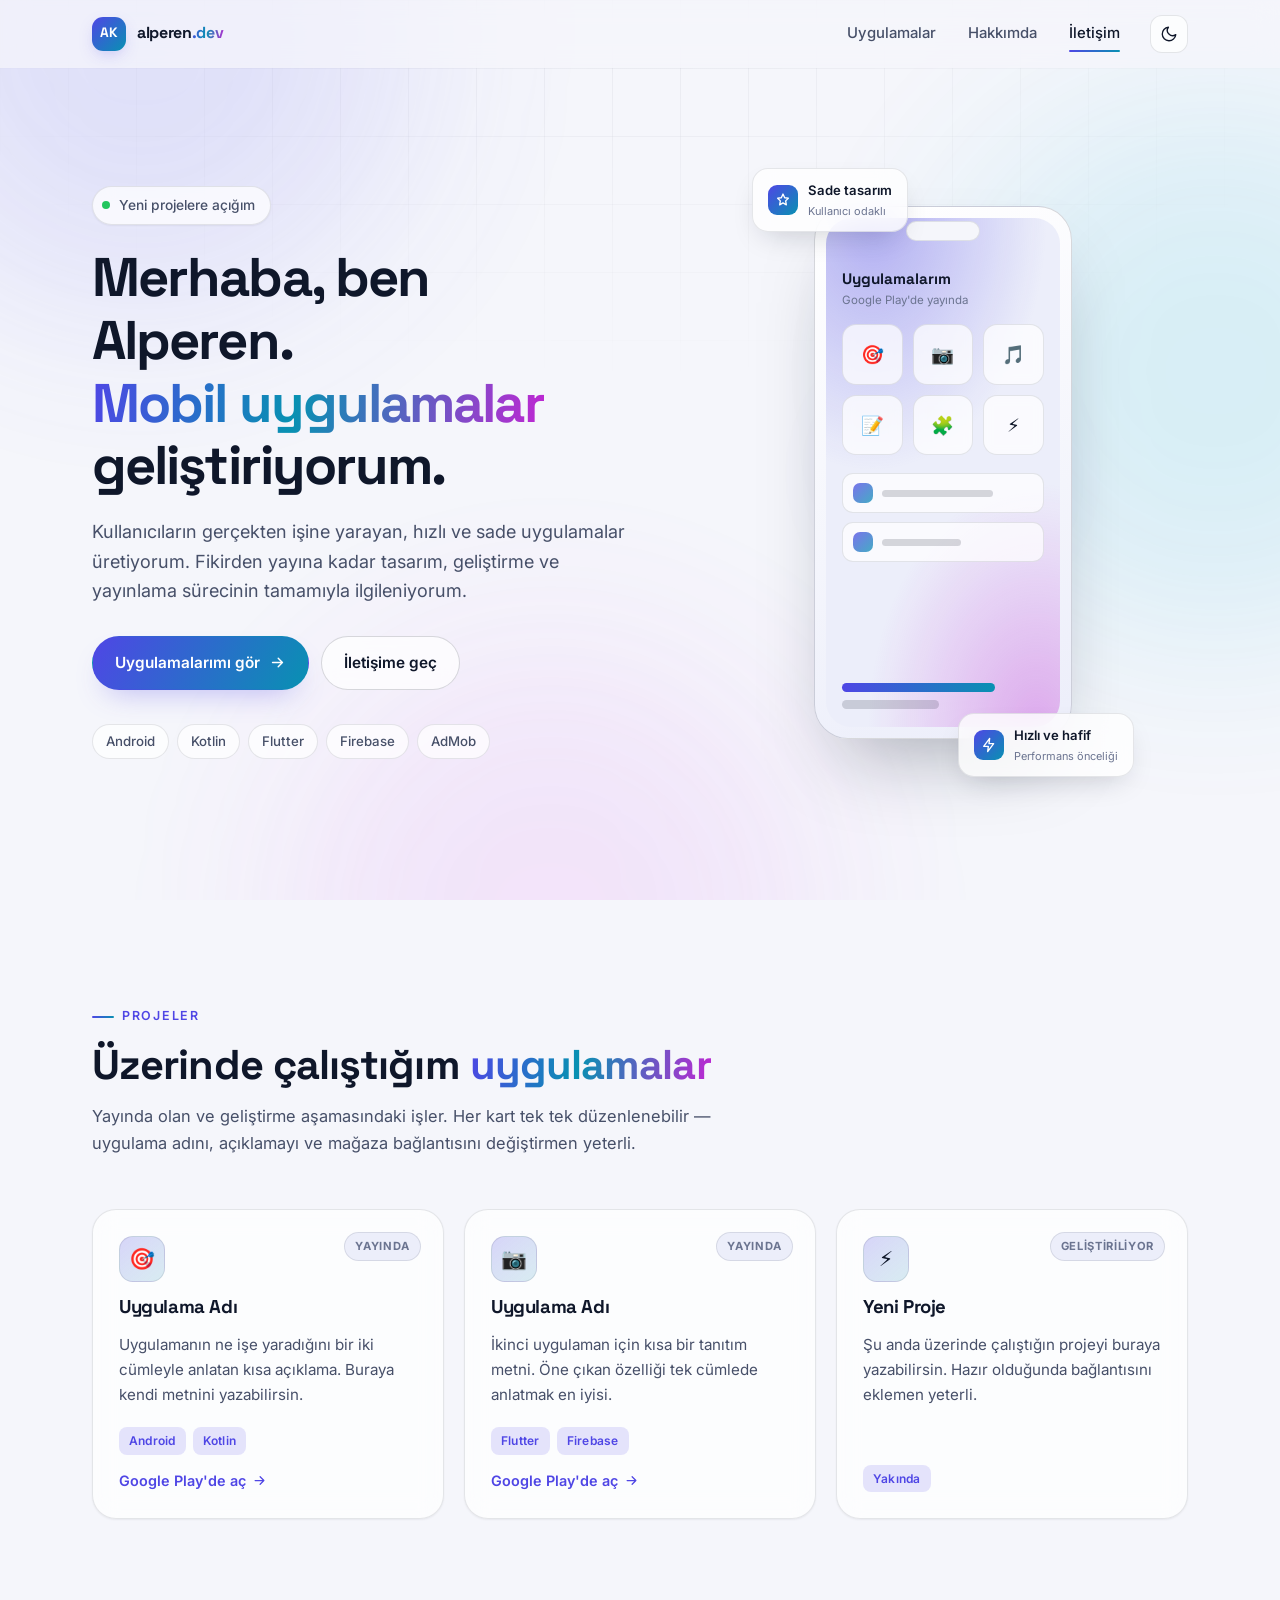
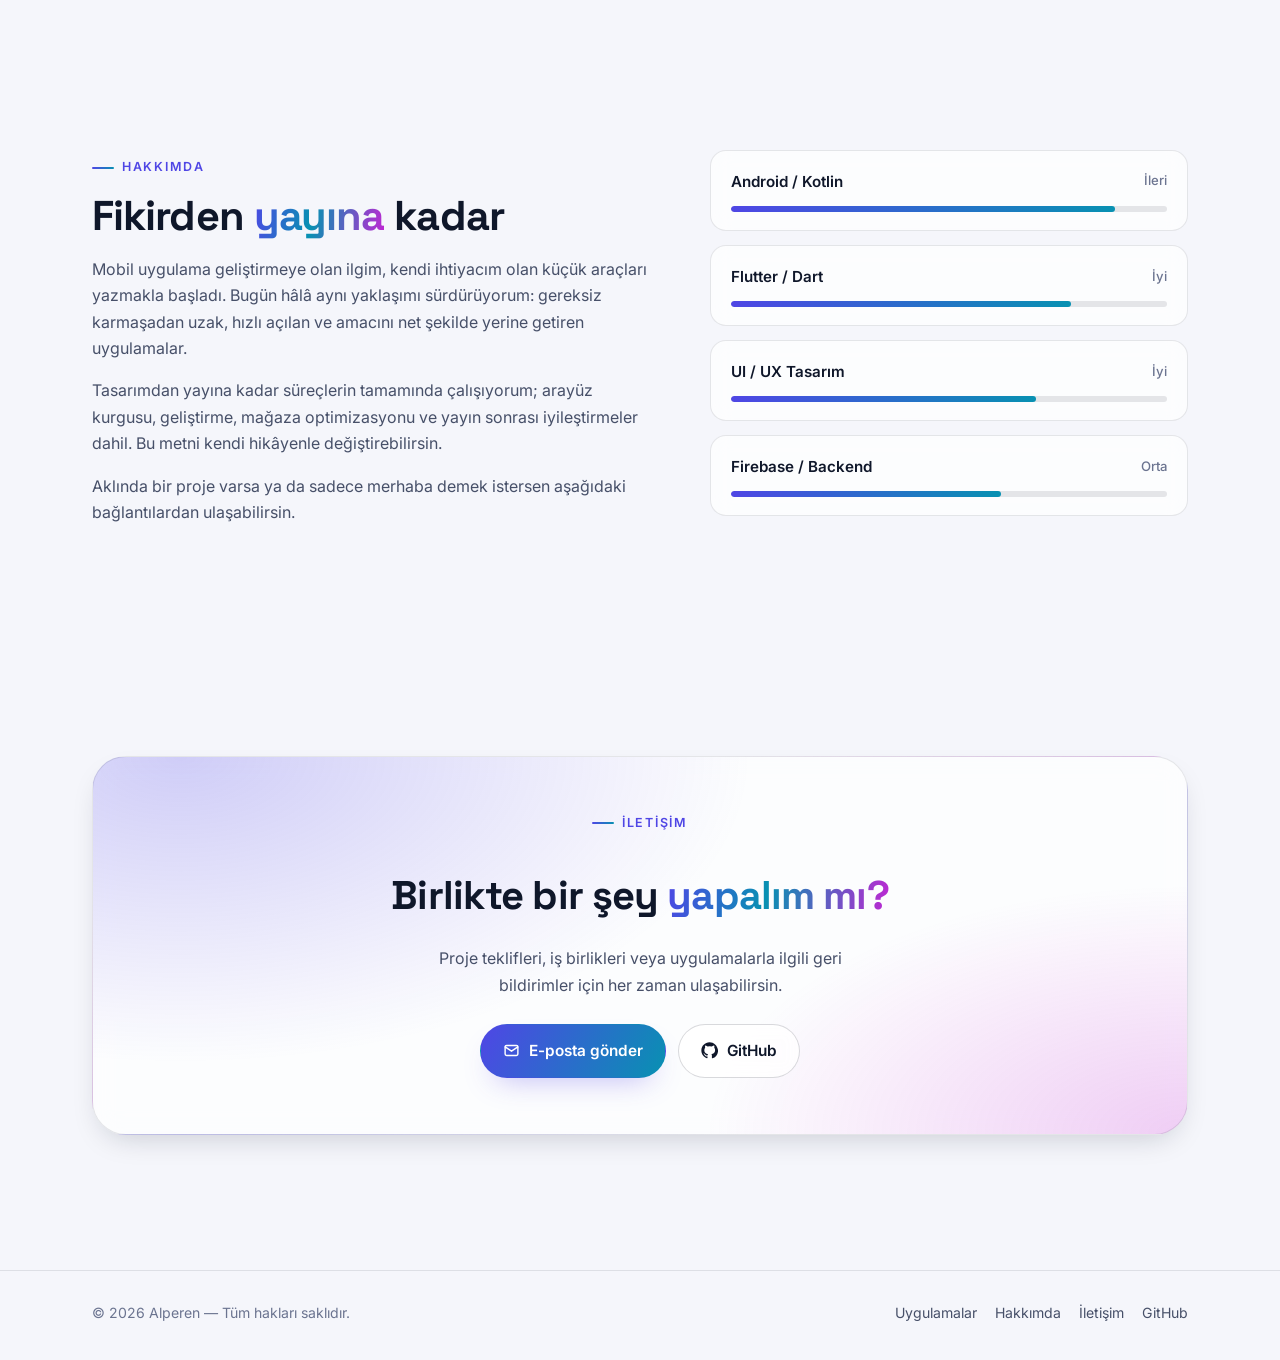
<file: index.html>
<!DOCTYPE html>
<html lang="tr" data-theme="dark">
<head>
  <meta charset="utf-8">
  <meta name="viewport" content="width=device-width, initial-scale=1">

  <title>Alperen — Mobil Uygulama Geliştirici</title>
  <meta name="description" content="Alperen'in kişisel sayfası: mobil uygulamalar, yan projeler ve iletişim bilgileri.">
  <meta name="author" content="Alperen">
  <meta name="color-scheme" content="dark light">
  <meta name="theme-color" content="#07090f" media="(prefers-color-scheme: dark)">
  <meta name="theme-color" content="#f5f6fb" media="(prefers-color-scheme: light)">
  <link rel="canonical" href="https://alperenkr2.github.io/">

  <!-- Sosyal medya önizlemesi -->
  <meta property="og:type" content="website">
  <meta property="og:locale" content="tr_TR">
  <meta property="og:site_name" content="Alperen">
  <meta property="og:title" content="Alperen — Mobil Uygulama Geliştirici">
  <meta property="og:description" content="Mobil uygulamalar, yan projeler ve iletişim bilgileri.">
  <meta property="og:url" content="https://alperenkr2.github.io/">
  <meta name="twitter:card" content="summary">

  <!-- Tema sayfa boyanmadan ayarlanır; "js" sınıfı, betik çalışmazsa
       içeriğin gizli kalmamasını sağlar. -->
  <script>
    (function () {
      var d = document.documentElement;
      d.classList.add("js");
      try {
        var saved = localStorage.getItem("tema");
        var dark = saved ? saved === "dark"
                         : !window.matchMedia("(prefers-color-scheme: light)").matches;
        d.dataset.theme = dark ? "dark" : "light";
      } catch (e) {}
    })();
  </script>

  <link rel="icon" href="assets/img/favicon.svg" type="image/svg+xml">
  <link rel="apple-touch-icon" href="assets/img/favicon.svg">

  <link rel="preconnect" href="https://fonts.googleapis.com">
  <link rel="preconnect" href="https://fonts.gstatic.com" crossorigin>
  <link rel="preload" as="style"
        href="https://fonts.googleapis.com/css2?family=Inter:wght@400;500;600&family=Space+Grotesk:wght@600;700&display=swap">
  <link rel="stylesheet" media="print" onload="this.media='all'"
        href="https://fonts.googleapis.com/css2?family=Inter:wght@400;500;600&family=Space+Grotesk:wght@600;700&display=swap">
  <noscript>
    <link rel="stylesheet"
          href="https://fonts.googleapis.com/css2?family=Inter:wght@400;500;600&family=Space+Grotesk:wght@600;700&display=swap">
  </noscript>
  <link rel="stylesheet" href="assets/css/style.css">

</head>

<body>
  <a class="skip-link" href="#main">İçeriğe geç</a>

  <div class="aurora" aria-hidden="true"><span></span><span></span><span></span></div>
  <div class="grid-overlay" aria-hidden="true"></div>

  <!-- ============ Navigasyon ============ -->
  <header class="nav" id="nav">
    <div class="wrap">
      <a class="brand" href="#" aria-label="Ana sayfa">
        <span class="brand-mark" aria-hidden="true">AK</span>
        <span>alperen<span class="gradient-text">.dev</span></span>
      </a>

      <nav class="nav-links" id="navLinks" aria-label="Ana menü">
        <a href="#uygulamalar">Uygulamalar</a>
        <a href="#hakkimda">Hakkımda</a>
        <a href="#iletisim">İletişim</a>
      </nav>

      <button class="icon-btn" id="themeBtn" type="button"
              aria-label="Temayı değiştir" title="Temayı değiştir">
        <svg class="icon-moon" viewBox="0 0 24 24" fill="none" stroke="currentColor"
             stroke-width="1.8" stroke-linecap="round" stroke-linejoin="round" aria-hidden="true">
          <path d="M21 12.79A9 9 0 1 1 11.21 3 7 7 0 0 0 21 12.79z"></path>
        </svg>
        <svg class="icon-sun" viewBox="0 0 24 24" fill="none" stroke="currentColor"
             stroke-width="1.8" stroke-linecap="round" stroke-linejoin="round" aria-hidden="true">
          <circle cx="12" cy="12" r="4"></circle>
          <path d="M12 2v2M12 20v2M4.9 4.9l1.4 1.4M17.7 17.7l1.4 1.4M2 12h2M20 12h2M4.9 19.1l1.4-1.4M17.7 6.3l1.4-1.4"></path>
        </svg>
      </button>

      <button class="icon-btn nav-toggle" id="navToggle" type="button"
              aria-label="Menüyü aç" aria-expanded="false" aria-controls="navLinks">
        <svg viewBox="0 0 24 24" fill="none" stroke="currentColor"
             stroke-width="1.9" stroke-linecap="round" aria-hidden="true">
          <path d="M4 7h16M4 12h16M4 17h16"></path>
        </svg>
      </button>
    </div>
  </header>

  <main id="main">

    <!-- ============ Hero ============ -->
    <section class="hero">
      <div class="wrap hero-grid">
        <div>
          <span class="badge reveal">
            <span class="dot" aria-hidden="true"></span>
            Yeni projelere açığım
          </span>

          <h1 class="reveal" data-delay="1">
            Merhaba, ben Alperen.<br>
            <span class="gradient-text">Mobil uygulamalar</span> geliştiriyorum.
          </h1>

          <p class="hero-lead reveal" data-delay="2">
            Kullanıcıların gerçekten işine yarayan, hızlı ve sade uygulamalar üretiyorum.
            Fikirden yayına kadar tasarım, geliştirme ve yayınlama sürecinin tamamıyla ilgileniyorum.
          </p>

          <div class="hero-actions reveal" data-delay="3">
            <a class="btn btn-primary" href="#uygulamalar">
              Uygulamalarımı gör
              <svg viewBox="0 0 24 24" fill="none" stroke="currentColor" stroke-width="2"
                   stroke-linecap="round" stroke-linejoin="round" aria-hidden="true">
                <path d="M5 12h14M13 6l6 6-6 6"></path>
              </svg>
            </a>
            <a class="btn btn-ghost" href="#iletisim">İletişime geç</a>
          </div>

          <!-- Kullandığın teknolojileri buradan düzenleyebilirsin -->
          <ul class="chips reveal" data-delay="3">
            <li class="chip">Android</li>
            <li class="chip">Kotlin</li>
            <li class="chip">Flutter</li>
            <li class="chip">Firebase</li>
            <li class="chip">AdMob</li>
          </ul>
        </div>

        <div class="hero-visual reveal" data-delay="2" aria-hidden="true">
          <div class="glow"></div>

          <div class="phone-stage">
            <div class="phone">
              <div class="phone-screen">
                <div class="screen-title">
                  Uygulamalarım
                  <span>Google Play'de yayında</span>
                </div>

                <div class="app-grid">
                  <div class="app-tile">🎯</div>
                  <div class="app-tile">📷</div>
                  <div class="app-tile">🎵</div>
                  <div class="app-tile">📝</div>
                  <div class="app-tile">🧩</div>
                  <div class="app-tile">⚡</div>
                </div>

                <div class="screen-list">
                  <div class="screen-row"><span></span><i></i></div>
                  <div class="screen-row"><span></span><i></i></div>
                </div>

                <div class="screen-bar">
                  <i></i>
                  <i></i>
                </div>
              </div>
            </div>

            <div class="float-card float-card--1">
              <span class="fc-icon">
                <svg viewBox="0 0 24 24" fill="none" stroke="currentColor" stroke-width="2"
                     stroke-linecap="round" stroke-linejoin="round">
                  <path d="M12 3l2.5 5.6L20 9.3l-4 4 1 6-5-2.9L7 19.3l1-6-4-4 5.5-.7L12 3z"></path>
                </svg>
              </span>
              <span>Sade tasarım<small>Kullanıcı odaklı</small></span>
            </div>

            <div class="float-card float-card--2">
              <span class="fc-icon">
                <svg viewBox="0 0 24 24" fill="none" stroke="currentColor" stroke-width="2"
                     stroke-linecap="round" stroke-linejoin="round">
                  <path d="M13 2L4 14h7l-1 8 9-12h-7l1-8z"></path>
                </svg>
              </span>
              <span>Hızlı ve hafif<small>Performans önceliği</small></span>
            </div>
          </div>
        </div>
      </div>
    </section>

    <!-- ============ Uygulamalar ============ -->
    <section class="section" id="uygulamalar">
      <div class="wrap">
        <div class="section-head reveal">
          <span class="eyebrow">Projeler</span>
          <h2>Üzerinde çalıştığım <span class="gradient-text">uygulamalar</span></h2>
          <p>
            Yayında olan ve geliştirme aşamasındaki işler. Her kart tek tek düzenlenebilir —
            uygulama adını, açıklamayı ve mağaza bağlantısını değiştirmen yeterli.
          </p>
        </div>

        <!-- ⬇⬇ KENDİ UYGULAMALARINI BURAYA EKLE ⬇⬇
             Bir kartı kopyalayıp içindeki başlık, açıklama, etiket ve
             bağlantıyı değiştirerek yeni uygulama ekleyebilirsin. -->
        <div class="card-grid">

          <article class="card reveal">
            <span class="card-status">Yayında</span>
            <span class="card-icon" aria-hidden="true">🎯</span>
            <h3>Uygulama Adı</h3>
            <p>
              Uygulamanın ne işe yaradığını bir iki cümleyle anlatan kısa açıklama.
              Buraya kendi metnini yazabilirsin.
            </p>
            <div class="tags">
              <span class="tag">Android</span>
              <span class="tag">Kotlin</span>
            </div>
            <a class="card-link" href="#" rel="noopener">
              Google Play'de aç
              <svg viewBox="0 0 24 24" fill="none" stroke="currentColor" stroke-width="2"
                   stroke-linecap="round" stroke-linejoin="round" aria-hidden="true">
                <path d="M5 12h14M13 6l6 6-6 6"></path>
              </svg>
            </a>
          </article>

          <article class="card reveal" data-delay="1">
            <span class="card-status">Yayında</span>
            <span class="card-icon" aria-hidden="true">📷</span>
            <h3>Uygulama Adı</h3>
            <p>
              İkinci uygulaman için kısa bir tanıtım metni. Öne çıkan özelliği
              tek cümlede anlatmak en iyisi.
            </p>
            <div class="tags">
              <span class="tag">Flutter</span>
              <span class="tag">Firebase</span>
            </div>
            <a class="card-link" href="#" rel="noopener">
              Google Play'de aç
              <svg viewBox="0 0 24 24" fill="none" stroke="currentColor" stroke-width="2"
                   stroke-linecap="round" stroke-linejoin="round" aria-hidden="true">
                <path d="M5 12h14M13 6l6 6-6 6"></path>
              </svg>
            </a>
          </article>

          <article class="card reveal" data-delay="2">
            <span class="card-status">Geliştiriliyor</span>
            <span class="card-icon" aria-hidden="true">⚡</span>
            <h3>Yeni Proje</h3>
            <p>
              Şu anda üzerinde çalıştığın projeyi buraya yazabilirsin.
              Hazır olduğunda bağlantısını eklemen yeterli.
            </p>
            <div class="tags">
              <span class="tag">Yakında</span>
            </div>
          </article>

        </div>
      </div>
    </section>

    <!-- ============ Hakkımda ============ -->
    <section class="section" id="hakkimda">
      <div class="wrap about-grid">
        <div class="about-text reveal">
          <span class="eyebrow">Hakkımda</span>
          <h2 class="about-title">
            Fikirden <span class="gradient-text">yayına</span> kadar
          </h2>
          <p>
            Mobil uygulama geliştirmeye olan ilgim, kendi ihtiyacım olan küçük araçları
            yazmakla başladı. Bugün hâlâ aynı yaklaşımı sürdürüyorum: gereksiz karmaşadan
            uzak, hızlı açılan ve amacını net şekilde yerine getiren uygulamalar.
          </p>
          <p>
            Tasarımdan yayına kadar süreçlerin tamamında çalışıyorum; arayüz kurgusu,
            geliştirme, mağaza optimizasyonu ve yayın sonrası iyileştirmeler dahil.
            Bu metni kendi hikâyenle değiştirebilirsin.
          </p>
          <p>
            Aklında bir proje varsa ya da sadece merhaba demek istersen aşağıdaki
            bağlantılardan ulaşabilirsin.
          </p>
        </div>

        <!-- Yetenek çubukları: --val değeri doluluk oranını belirler -->
        <div class="skill-list reveal" data-delay="1">
          <div class="skill">
            <div class="skill-top">Android / Kotlin <span>İleri</span></div>
            <div class="skill-bar"><i style="--val:88%"></i></div>
          </div>
          <div class="skill">
            <div class="skill-top">Flutter / Dart <span>İyi</span></div>
            <div class="skill-bar"><i style="--val:78%"></i></div>
          </div>
          <div class="skill">
            <div class="skill-top">UI / UX Tasarım <span>İyi</span></div>
            <div class="skill-bar"><i style="--val:70%"></i></div>
          </div>
          <div class="skill">
            <div class="skill-top">Firebase / Backend <span>Orta</span></div>
            <div class="skill-bar"><i style="--val:62%"></i></div>
          </div>
        </div>
      </div>
    </section>

    <!-- ============ İletişim ============ -->
    <section class="section" id="iletisim">
      <div class="wrap">
        <div class="cta-card reveal">
          <span class="eyebrow">İletişim</span>
          <h2>Birlikte bir şey <span class="gradient-text">yapalım mı?</span></h2>
          <p>
            Proje teklifleri, iş birlikleri veya uygulamalarla ilgili geri bildirimler için
            her zaman ulaşabilirsin.
          </p>
          <div class="cta-actions">
            <!-- E-posta adresini buraya yaz -->
            <a class="btn btn-primary" href="mailto:eposta@ornek.com">
              <svg viewBox="0 0 24 24" fill="none" stroke="currentColor" stroke-width="2"
                   stroke-linecap="round" stroke-linejoin="round" aria-hidden="true">
                <rect x="3" y="5" width="18" height="14" rx="2"></rect>
                <path d="m3 7 9 6 9-6"></path>
              </svg>
              E-posta gönder
            </a>
            <a class="btn btn-ghost" href="https://github.com/alperenkr2" target="_blank" rel="noopener noreferrer">
              <svg viewBox="0 0 24 24" fill="currentColor" aria-hidden="true">
                <path d="M12 .5C5.7.5.5 5.7.5 12c0 5.1 3.3 9.4 7.9 10.9.6.1.8-.2.8-.6v-2c-3.2.7-3.9-1.5-3.9-1.5-.5-1.3-1.3-1.7-1.3-1.7-1.1-.7.1-.7.1-.7 1.2.1 1.8 1.2 1.8 1.2 1 1.8 2.7 1.3 3.4 1 .1-.8.4-1.3.7-1.6-2.6-.3-5.3-1.3-5.3-5.7 0-1.3.5-2.3 1.2-3.1-.1-.3-.5-1.5.1-3.1 0 0 1-.3 3.3 1.2a11.4 11.4 0 0 1 6 0C17.6 4.8 18.6 5.1 18.6 5.1c.6 1.6.2 2.8.1 3.1.8.8 1.2 1.8 1.2 3.1 0 4.4-2.7 5.4-5.3 5.7.4.4.8 1.1.8 2.2v3.3c0 .3.2.7.8.6 4.6-1.5 7.9-5.8 7.9-10.9C23.5 5.7 18.3.5 12 .5z"></path>
              </svg>
              GitHub
            </a>
          </div>
        </div>
      </div>
    </section>

  </main>

  <!-- ============ Footer ============ -->
  <footer class="footer">
    <div class="wrap">
      <p>&copy; <span id="year">2026</span> Alperen — Tüm hakları saklıdır.</p>
      <nav class="footer-links" aria-label="Alt menü">
        <a href="#uygulamalar">Uygulamalar</a>
        <a href="#hakkimda">Hakkımda</a>
        <a href="#iletisim">İletişim</a>
        <a href="https://github.com/alperenkr2" target="_blank" rel="noopener noreferrer">GitHub</a>
      </nav>
    </div>
  </footer>

  <script src="assets/js/main.js" defer></script>
</body>
</html>
</file>
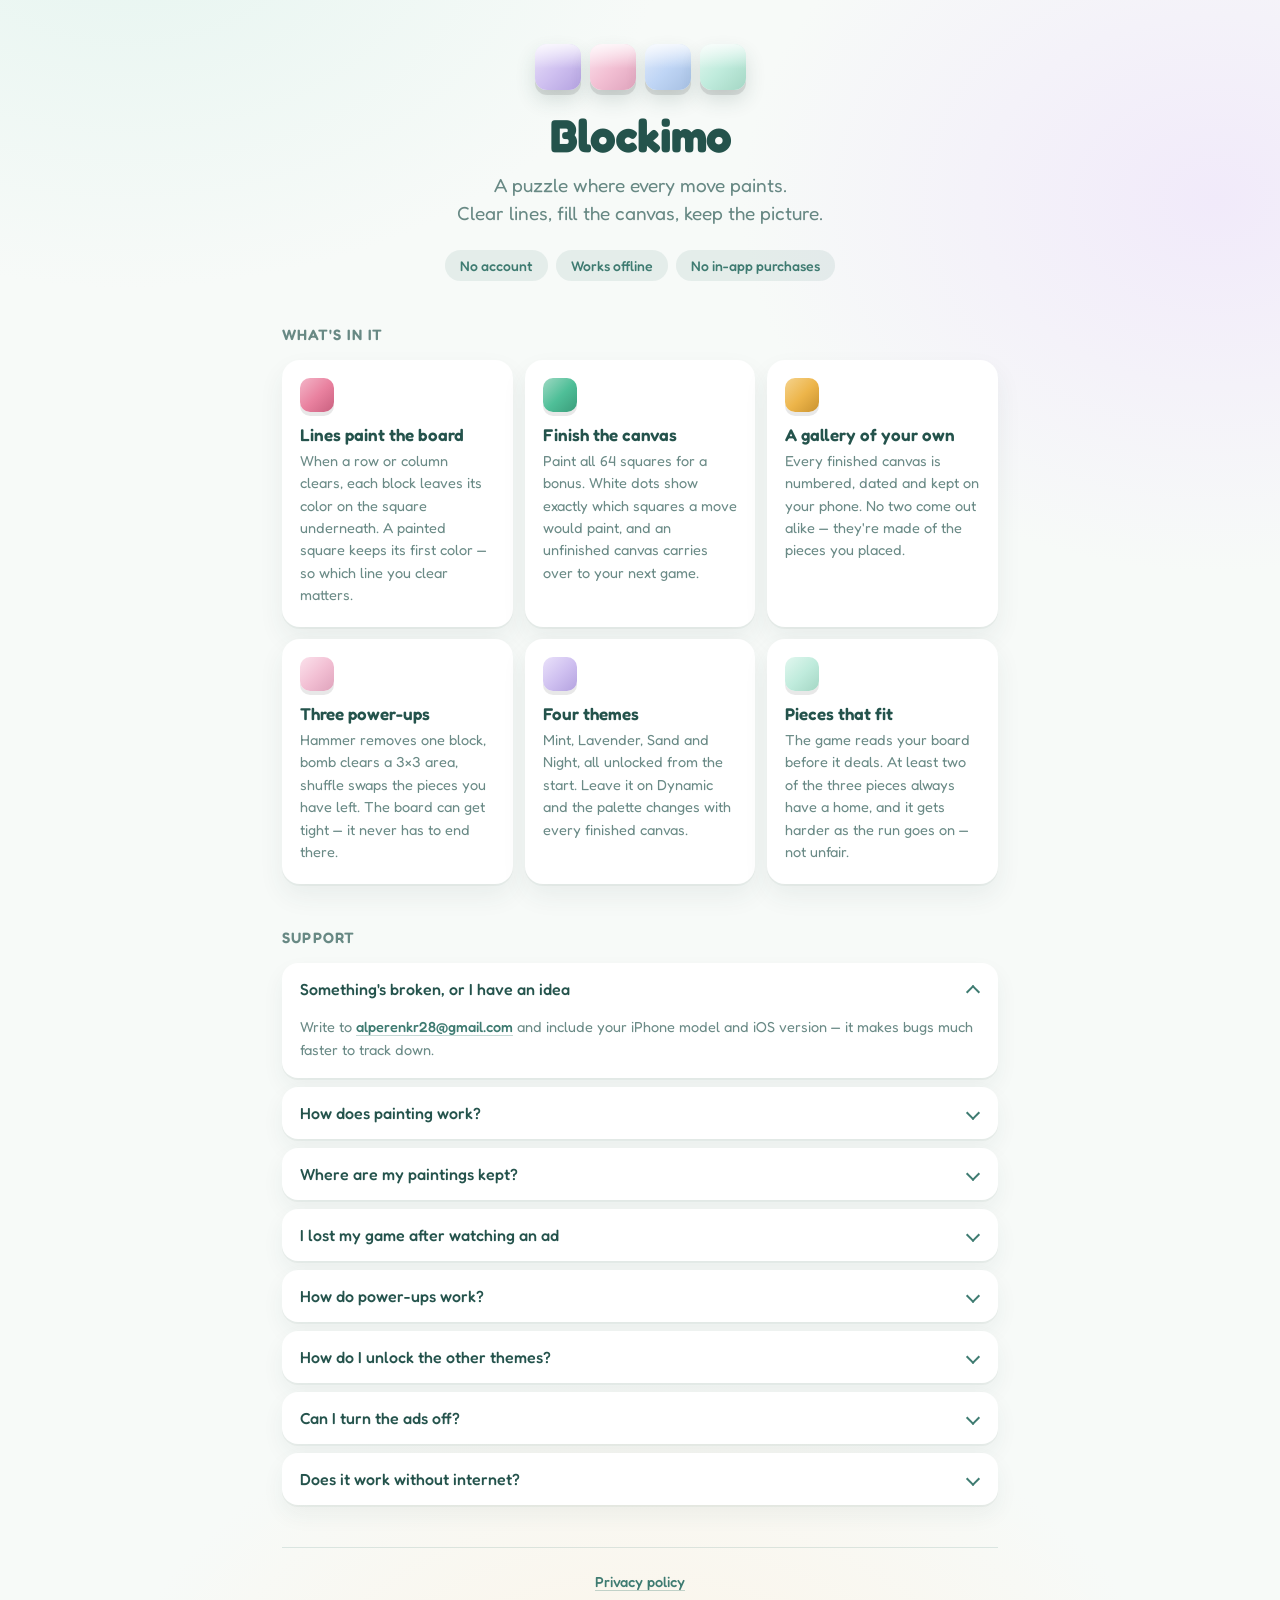
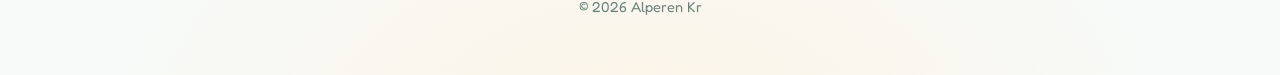
<file: blockimo/index.html>
<!doctype html>
<meta charset="utf-8">
<meta name="viewport" content="width=device-width,initial-scale=1">
<link rel="preconnect" href="https://fonts.googleapis.com">
<link rel="preconnect" href="https://fonts.gstatic.com" crossorigin>
<link href="https://fonts.googleapis.com/css2?family=Fredoka:wght@400;500;600;700&display=swap" rel="stylesheet">
<style>
  :root{
    --shell:#8CC7BD; --panel:#3E7B71; --deep:#2F6B62; --frame:#B8DFD8;
    --lav:#CFC0F0; --rose:#F2BFD3; --sky:#BFD5F5; --mint:#BFEBDC; --butter:#F7E0AE;
    --ink:#24534C; --muted:rgba(36,83,76,.68);
  }
  *{box-sizing:border-box;margin:0;padding:0}
  body{
    font-family:Fredoka,ui-rounded,-apple-system,BlinkMacSystemFont,"Segoe UI",sans-serif;
    color:var(--ink);
    background:
      radial-gradient(900px 620px at 10% -5%, #E6F5F0 0%, rgba(230,245,240,0) 60%),
      radial-gradient(820px 640px at 95% 12%, #F1EAFA 0%, rgba(241,234,250,0) 58%),
      radial-gradient(900px 700px at 50% 108%, #FDF3E4 0%, rgba(253,243,228,0) 62%),
      #F7FAF8;
    -webkit-font-smoothing:antialiased;
  }
  .wrap{max-width:760px;margin:0 auto;padding:44px 22px 56px}

  /* ---- hero ---- */
  .logo{display:flex;gap:9px;justify-content:center;margin-bottom:20px}
  .blk{width:46px;height:46px;border-radius:12px;position:relative;
       box-shadow:0 5px 0 rgba(0,0,0,.10), 0 10px 20px rgba(40,74,69,.16)}
  .blk::after{content:"";position:absolute;inset:0;border-radius:12px;
       background:linear-gradient(180deg,rgba(255,255,255,.78),rgba(255,255,255,0) 53%)}
  .b1{background:linear-gradient(135deg,#EAE2FA,var(--lav) 52%,#B4A2E0)}
  .b2{background:linear-gradient(135deg,#FBE2EC,var(--rose) 52%,#DFA3BC)}
  .b3{background:linear-gradient(135deg,#E2ECFB,var(--sky) 52%,#A6BFE2)}
  .b4{background:linear-gradient(135deg,#E2F7EF,var(--mint) 52%,#A4D6C4)}

  h1{font-size:46px;font-weight:700;text-align:center;letter-spacing:-1px;line-height:1.1}
  .tagline{text-align:center;font-size:19px;font-weight:400;color:var(--muted);
           margin-top:10px;line-height:1.5}
  .pills{display:flex;gap:8px;justify-content:center;flex-wrap:wrap;margin-top:22px}
  .pill{font-size:14px;font-weight:500;padding:7px 15px;border-radius:999px;
        background:rgba(62,123,113,.10);color:var(--panel)}

  /* ---- sections ---- */
  h2{font-size:15px;font-weight:600;letter-spacing:.08em;text-transform:uppercase;
     color:var(--muted);margin:44px 0 16px}
  .cards{display:grid;grid-template-columns:repeat(auto-fit,minmax(210px,1fr));gap:12px}
  .card{background:#fff;border-radius:18px;padding:18px 18px 20px;
        box-shadow:0 2px 0 rgba(40,74,69,.05), 0 12px 26px rgba(40,74,69,.07)}
  .card .dot{width:34px;height:34px;border-radius:10px;margin-bottom:12px;
             box-shadow:0 4px 0 rgba(0,0,0,.09)}
  .card h3{font-size:17px;font-weight:600;margin-bottom:5px}
  .card p{font-size:14.5px;font-weight:400;color:var(--muted);line-height:1.55}

  /* ---- faq ---- */
  details{background:#fff;border-radius:16px;margin-bottom:9px;overflow:hidden;
          box-shadow:0 2px 0 rgba(40,74,69,.05), 0 10px 22px rgba(40,74,69,.06)}
  summary{list-style:none;cursor:pointer;padding:16px 46px 16px 18px;position:relative;
          font-size:16px;font-weight:500}
  summary::-webkit-details-marker{display:none}
  summary::after{content:"";position:absolute;right:20px;top:50%;width:8px;height:8px;
                 margin-top:-5px;border-right:2.2px solid var(--panel);
                 border-bottom:2.2px solid var(--panel);transform:rotate(45deg);
                 transition:transform .18s ease}
  details[open] summary::after{transform:rotate(-135deg);margin-top:-2px}
  details p{padding:0 18px 17px;font-size:14.5px;font-weight:400;color:var(--muted);line-height:1.6}

  /* ---- footer ---- */
  footer{margin-top:42px;padding-top:22px;border-top:1px solid rgba(62,123,113,.16);
         text-align:center;font-size:14.5px;font-weight:400;color:var(--muted);line-height:1.7}
  a{color:var(--panel);font-weight:500;text-decoration:none;border-bottom:1.5px solid rgba(62,123,113,.3)}
  a:hover{border-bottom-color:var(--panel)}

  @media (max-width:520px){
    .wrap{padding:32px 18px 40px}
    h1{font-size:36px}
    .tagline{font-size:17px}
    .blk{width:38px;height:38px;border-radius:10px}
  }
</style>

<div class="wrap">
  <div class="logo">
    <div class="blk b1"></div><div class="blk b2"></div>
    <div class="blk b3"></div><div class="blk b4"></div>
  </div>
  <h1>Blockimo</h1>
  <p class="tagline">A puzzle where every move paints.<br>Clear lines, fill the canvas, keep the picture.</p>
  <div class="pills">
    <span class="pill">No account</span>
    <span class="pill">Works offline</span>
    <span class="pill">No in-app purchases</span>
  </div>

  <h2>What's in it</h2>
  <div class="cards">
    <div class="card">
      <div class="dot" style="background:linear-gradient(135deg,#F3B6C8,#E9819F 52%,#C9607F)"></div>
      <h3>Lines paint the board</h3>
      <p>When a row or column clears, each block leaves its color on the square underneath. A painted square keeps its first color — so which line you clear matters.</p>
    </div>
    <div class="card">
      <div class="dot" style="background:linear-gradient(135deg,#9FD9C3,#4FBF98 52%,#3A9C7A)"></div>
      <h3>Finish the canvas</h3>
      <p>Paint all 64 squares for a bonus. White dots show exactly which squares a move would paint, and an unfinished canvas carries over to your next game.</p>
    </div>
    <div class="card">
      <div class="dot" style="background:linear-gradient(135deg,#F5D38D,#EDB54A 52%,#C9922F)"></div>
      <h3>A gallery of your own</h3>
      <p>Every finished canvas is numbered, dated and kept on your phone. No two come out alike — they're made of the pieces you placed.</p>
    </div>
    <div class="card">
      <div class="dot" style="background:linear-gradient(135deg,#FBE2EC,#F2BFD3 52%,#DFA3BC)"></div>
      <h3>Three power-ups</h3>
      <p>Hammer removes one block, bomb clears a 3×3 area, shuffle swaps the pieces you have left. The board can get tight — it never has to end there.</p>
    </div>
    <div class="card">
      <div class="dot" style="background:linear-gradient(135deg,#EAE2FA,#CFC0F0 52%,#B4A2E0)"></div>
      <h3>Four themes</h3>
      <p>Mint, Lavender, Sand and Night, all unlocked from the start. Leave it on Dynamic and the palette changes with every finished canvas.</p>
    </div>
    <div class="card">
      <div class="dot" style="background:linear-gradient(135deg,#E2F7EF,#BFEBDC 52%,#A4D6C4)"></div>
      <h3>Pieces that fit</h3>
      <p>The game reads your board before it deals. At least two of the three pieces always have a home, and it gets harder as the run goes on — not unfair.</p>
    </div>
  </div>

  <h2>Support</h2>
  <details open>
    <summary>Something's broken, or I have an idea</summary>
    <p>Write to <a href="mailto:alperenkr28@gmail.com">alperenkr28@gmail.com</a> and include your iPhone model and iOS version — it makes bugs much faster to track down.</p>
  </details>
  <details>
    <summary>How does painting work?</summary>
    <p>Clear a row or column and each block leaves its color on the square beneath it. Squares that are already painted keep their color, so to finish a canvas you need to clear lines through empty ground. While you drag a piece, white dots mark the squares that move would paint.</p>
  </details>
  <details>
    <summary>Where are my paintings kept?</summary>
    <p>Only on your iPhone, in the gallery (the picture-frame button on the home screen). There's no account or server, so deleting the app deletes the gallery too — restore from an iPhone backup to keep them when you switch phones.</p>
  </details>
  <details>
    <summary>I lost my game after watching an ad</summary>
    <p>Your board is saved continuously, including after a game over. Reopen the app and the run should be waiting. If it isn't, please write in — that's a bug.</p>
  </details>
  <details>
    <summary>How do power-ups work?</summary>
    <p>Hammer removes one block. Bomb clears a 3×3 area — hold on the board to aim, lift to blast. Shuffle swaps the pieces you have left. You earn one free power-up every 10 cleared lines, and you can watch a rewarded ad for one more of each per run.</p>
  </details>
  <details>
    <summary>How do I unlock the other themes?</summary>
    <p>They're all unlocked from the start. Leave the theme on Dynamic and the palette changes whenever you finish a canvas or clear the whole board.</p>
  </details>
  <details>
    <summary>Can I turn the ads off?</summary>
    <p>There's no paid version. Ads are how the game stays free — no in-app purchases, no subscription.</p>
  </details>
  <details>
    <summary>Does it work without internet?</summary>
    <p>Yes. The game itself is entirely on your device. Only the ads need a connection.</p>
  </details>

  <footer>
    <a href="privacy-en.html" target="_top">Privacy policy</a><br>
    © 2026 Alperen Kr
  </footer>
</div>
</file>
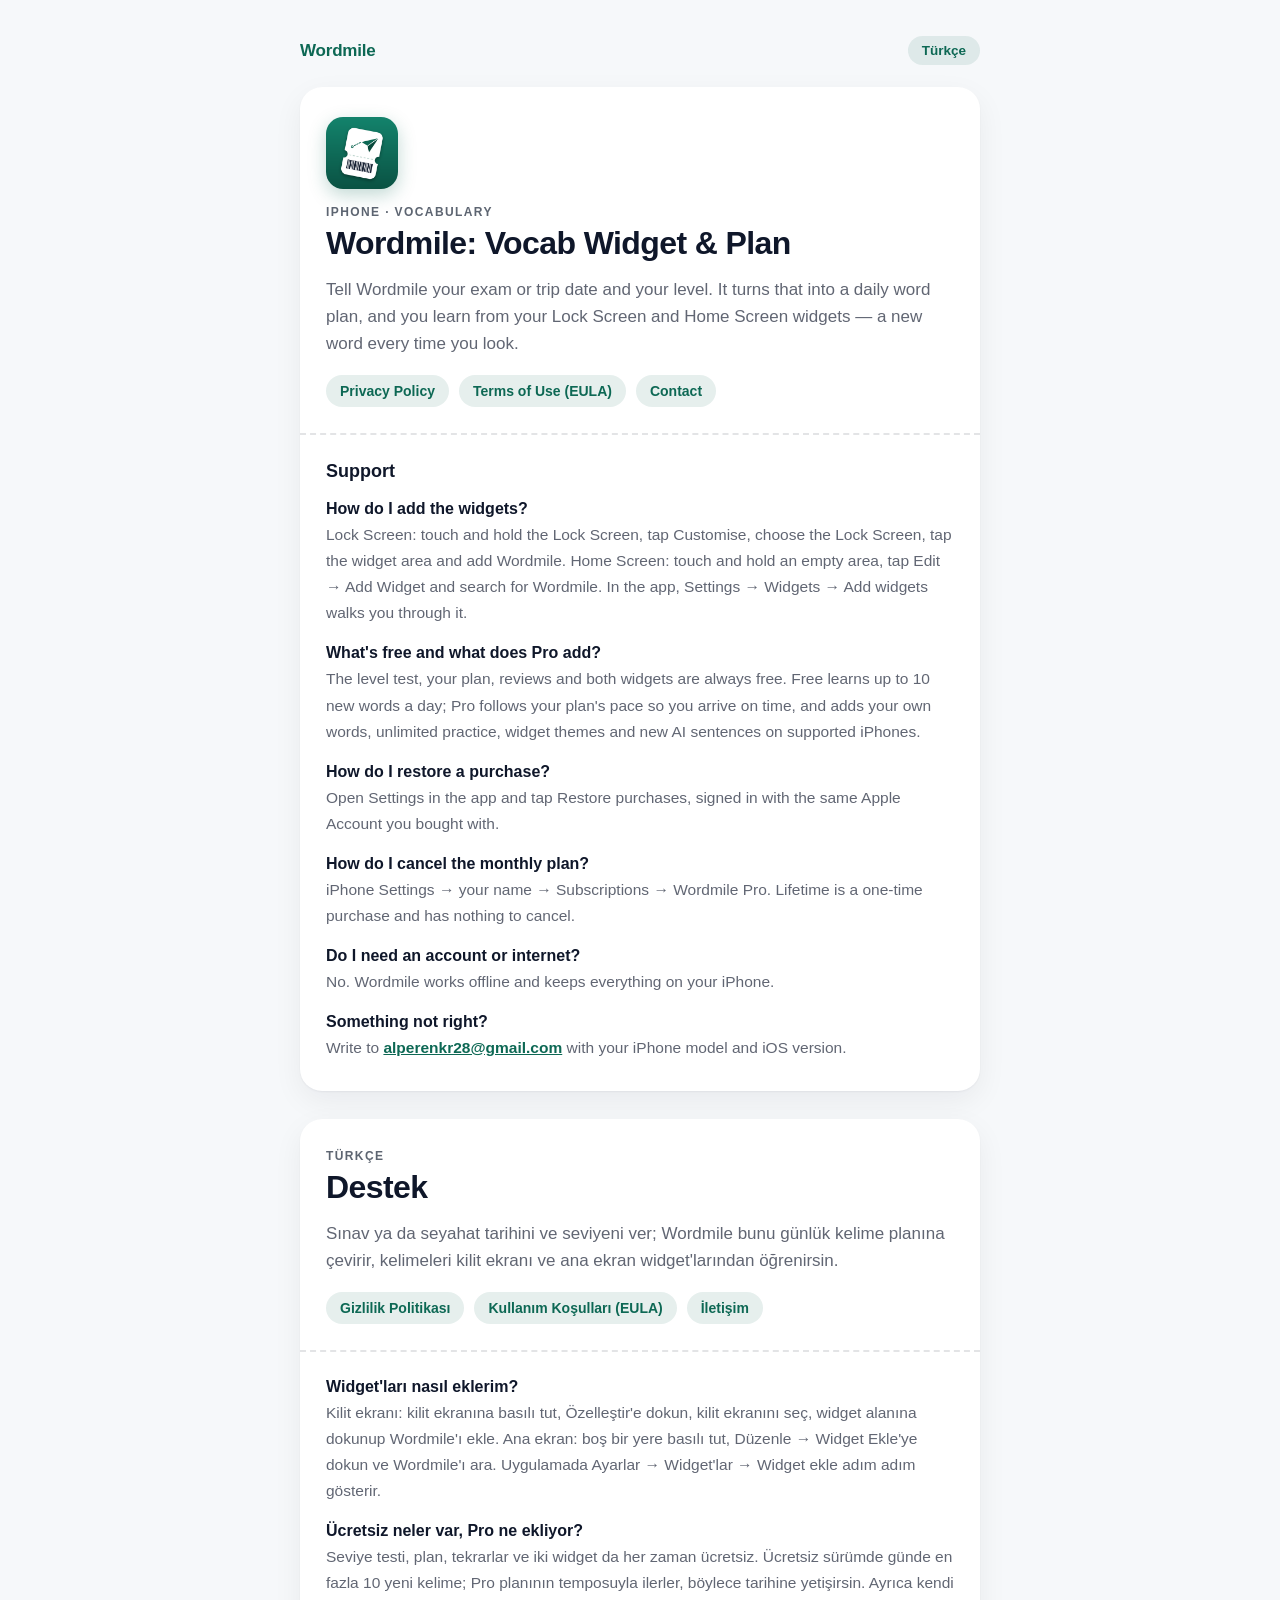
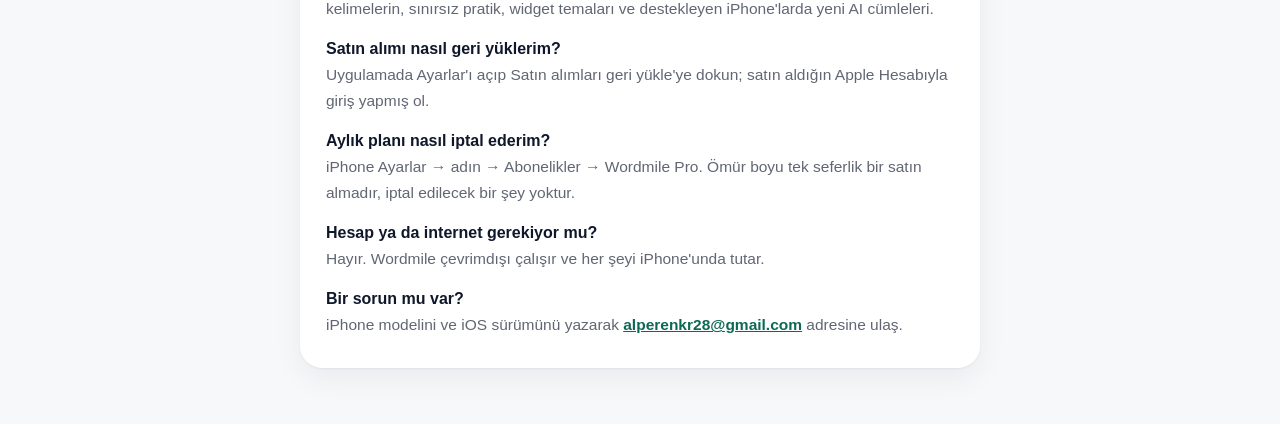
<file: wordmile/index.html>
<!doctype html>
<html lang="en">
<meta charset="utf-8">
<meta name="viewport" content="width=device-width,initial-scale=1">
<meta name="apple-itunes-app" content="app-id=6822727467">
<title>Wordmile · Vocab Widget &amp; Plan</title>
<style>
  :root{
    --paper:#F6F8FA; --card:#FFFFFF; --brand:#0D6854; --navy:#192436;
    --ink:#0F172A; --muted:rgba(15,23,42,.66); --line:rgba(25,36,54,.12);
  }
  *{box-sizing:border-box;margin:0;padding:0}
  body{font-family:-apple-system,BlinkMacSystemFont,"SF Pro Text","Segoe UI",sans-serif;
       color:var(--ink);background:var(--paper);-webkit-font-smoothing:antialiased}
  .wrap{max-width:720px;margin:0 auto;padding:36px 20px 56px}
  .langbar{display:flex;justify-content:space-between;align-items:center;margin-bottom:22px}
  .brand{font-weight:800;font-size:17px;letter-spacing:-.2px;color:var(--brand);text-decoration:none}
  .langbar a.lang{font-size:13.5px;font-weight:700;text-decoration:none;padding:7px 14px;
       border-radius:999px;background:rgba(13,104,84,.10);color:var(--brand)}
  .ticket{background:var(--card);border-radius:22px;padding:30px 26px;
          box-shadow:0 1px 2px rgba(15,23,42,.05),0 10px 30px rgba(15,23,42,.06)}
  .caps{font-size:12px;font-weight:700;letter-spacing:1.4px;text-transform:uppercase;color:var(--navy);opacity:.7}
  h1{font-size:32px;font-weight:800;letter-spacing:-.6px;line-height:1.15;margin-top:6px}
  .lede{margin-top:14px;font-size:17px;color:var(--muted);line-height:1.6}
  .perf{margin:26px -26px;border:none;border-top:2px dashed var(--line)}
  h2{font-size:18px;font-weight:700;margin:26px 0 8px}
  h2:first-of-type{margin-top:0}
  p,li{font-size:15.5px;color:var(--muted);line-height:1.68}
  p + p{margin-top:10px}
  ul{margin:10px 0 0 18px}
  li{margin-bottom:6px}
  strong{color:var(--ink);font-weight:650}
  a{color:var(--brand);font-weight:600}
  @media (max-width:520px){ .wrap{padding:24px 16px 40px} h1{font-size:27px} .ticket{padding:24px 20px} .perf{margin:22px -20px} }
  .icon{width:72px;height:72px;border-radius:17px;display:block;margin-bottom:16px;box-shadow:0 6px 18px rgba(13,104,84,.25)}
  .links{display:flex;flex-wrap:wrap;gap:10px;margin-top:18px}
  .links a{font-size:14px;text-decoration:none;padding:8px 14px;border-radius:999px;background:rgba(13,104,84,.10)}
  .q{margin-top:18px}
  .q h3{font-size:16px;font-weight:700;color:var(--ink);margin-bottom:4px}
  section + section{margin-top:28px}
</style>
<div class="wrap">
  <nav class="langbar"><a class="brand" href="./">Wordmile</a><a class="lang" href="#tr">Türkçe</a></nav>
  <section class="ticket">
    <img class="icon" src="icon.png" alt="Wordmile app icon">
    <div class="caps">iPhone · Vocabulary</div>
    <h1>Wordmile: Vocab Widget &amp; Plan</h1>
    <p class="lede">Tell Wordmile your exam or trip date and your level. It turns that into a daily word plan, and you learn from your Lock Screen and Home Screen widgets — a new word every time you look.</p>
    <div class="links">
      <a href="privacy-en.html">Privacy Policy</a>
      <a href="https://www.apple.com/legal/internet-services/itunes/dev/stdeula/" target="_blank" rel="noopener">Terms of Use (EULA)</a>
      <a href="mailto:alperenkr28@gmail.com">Contact</a>
    </div>
    <hr class="perf">
    <h2>Support</h2>
    <div class="q"><h3>How do I add the widgets?</h3><p>Lock Screen: touch and hold the Lock Screen, tap Customise, choose the Lock Screen, tap the widget area and add Wordmile. Home Screen: touch and hold an empty area, tap Edit → Add Widget and search for Wordmile. In the app, Settings → Widgets → Add widgets walks you through it.</p></div>
    <div class="q"><h3>What's free and what does Pro add?</h3><p>The level test, your plan, reviews and both widgets are always free. Free learns up to 10 new words a day; Pro follows your plan's pace so you arrive on time, and adds your own words, unlimited practice, widget themes and new AI sentences on supported iPhones.</p></div>
    <div class="q"><h3>How do I restore a purchase?</h3><p>Open Settings in the app and tap Restore purchases, signed in with the same Apple Account you bought with.</p></div>
    <div class="q"><h3>How do I cancel the monthly plan?</h3><p>iPhone Settings → your name → Subscriptions → Wordmile Pro. Lifetime is a one-time purchase and has nothing to cancel.</p></div>
    <div class="q"><h3>Do I need an account or internet?</h3><p>No. Wordmile works offline and keeps everything on your iPhone.</p></div>
    <div class="q"><h3>Something not right?</h3><p>Write to <a href="mailto:alperenkr28@gmail.com">alperenkr28@gmail.com</a> with your iPhone model and iOS version.</p></div>
  </section>

  <section class="ticket" id="tr" lang="tr">
    <div class="caps">Türkçe</div>
    <h1>Destek</h1>
    <p class="lede">Sınav ya da seyahat tarihini ve seviyeni ver; Wordmile bunu günlük kelime planına çevirir, kelimeleri kilit ekranı ve ana ekran widget'larından öğrenirsin.</p>
    <div class="links">
      <a href="privacy-tr.html">Gizlilik Politikası</a>
      <a href="https://www.apple.com/legal/internet-services/itunes/dev/stdeula/" target="_blank" rel="noopener">Kullanım Koşulları (EULA)</a>
      <a href="mailto:alperenkr28@gmail.com">İletişim</a>
    </div>
    <hr class="perf">
    <div class="q"><h3>Widget'ları nasıl eklerim?</h3><p>Kilit ekranı: kilit ekranına basılı tut, Özelleştir'e dokun, kilit ekranını seç, widget alanına dokunup Wordmile'ı ekle. Ana ekran: boş bir yere basılı tut, Düzenle → Widget Ekle'ye dokun ve Wordmile'ı ara. Uygulamada Ayarlar → Widget'lar → Widget ekle adım adım gösterir.</p></div>
    <div class="q"><h3>Ücretsiz neler var, Pro ne ekliyor?</h3><p>Seviye testi, plan, tekrarlar ve iki widget da her zaman ücretsiz. Ücretsiz sürümde günde en fazla 10 yeni kelime; Pro planının temposuyla ilerler, böylece tarihine yetişirsin. Ayrıca kendi kelimelerin, sınırsız pratik, widget temaları ve destekleyen iPhone'larda yeni AI cümleleri.</p></div>
    <div class="q"><h3>Satın alımı nasıl geri yüklerim?</h3><p>Uygulamada Ayarlar'ı açıp Satın alımları geri yükle'ye dokun; satın aldığın Apple Hesabıyla giriş yapmış ol.</p></div>
    <div class="q"><h3>Aylık planı nasıl iptal ederim?</h3><p>iPhone Ayarlar → adın → Abonelikler → Wordmile Pro. Ömür boyu tek seferlik bir satın almadır, iptal edilecek bir şey yoktur.</p></div>
    <div class="q"><h3>Hesap ya da internet gerekiyor mu?</h3><p>Hayır. Wordmile çevrimdışı çalışır ve her şeyi iPhone'unda tutar.</p></div>
    <div class="q"><h3>Bir sorun mu var?</h3><p>iPhone modelini ve iOS sürümünü yazarak <a href="mailto:alperenkr28@gmail.com">alperenkr28@gmail.com</a> adresine ulaş.</p></div>
  </section>
</div>
</html>
</file>
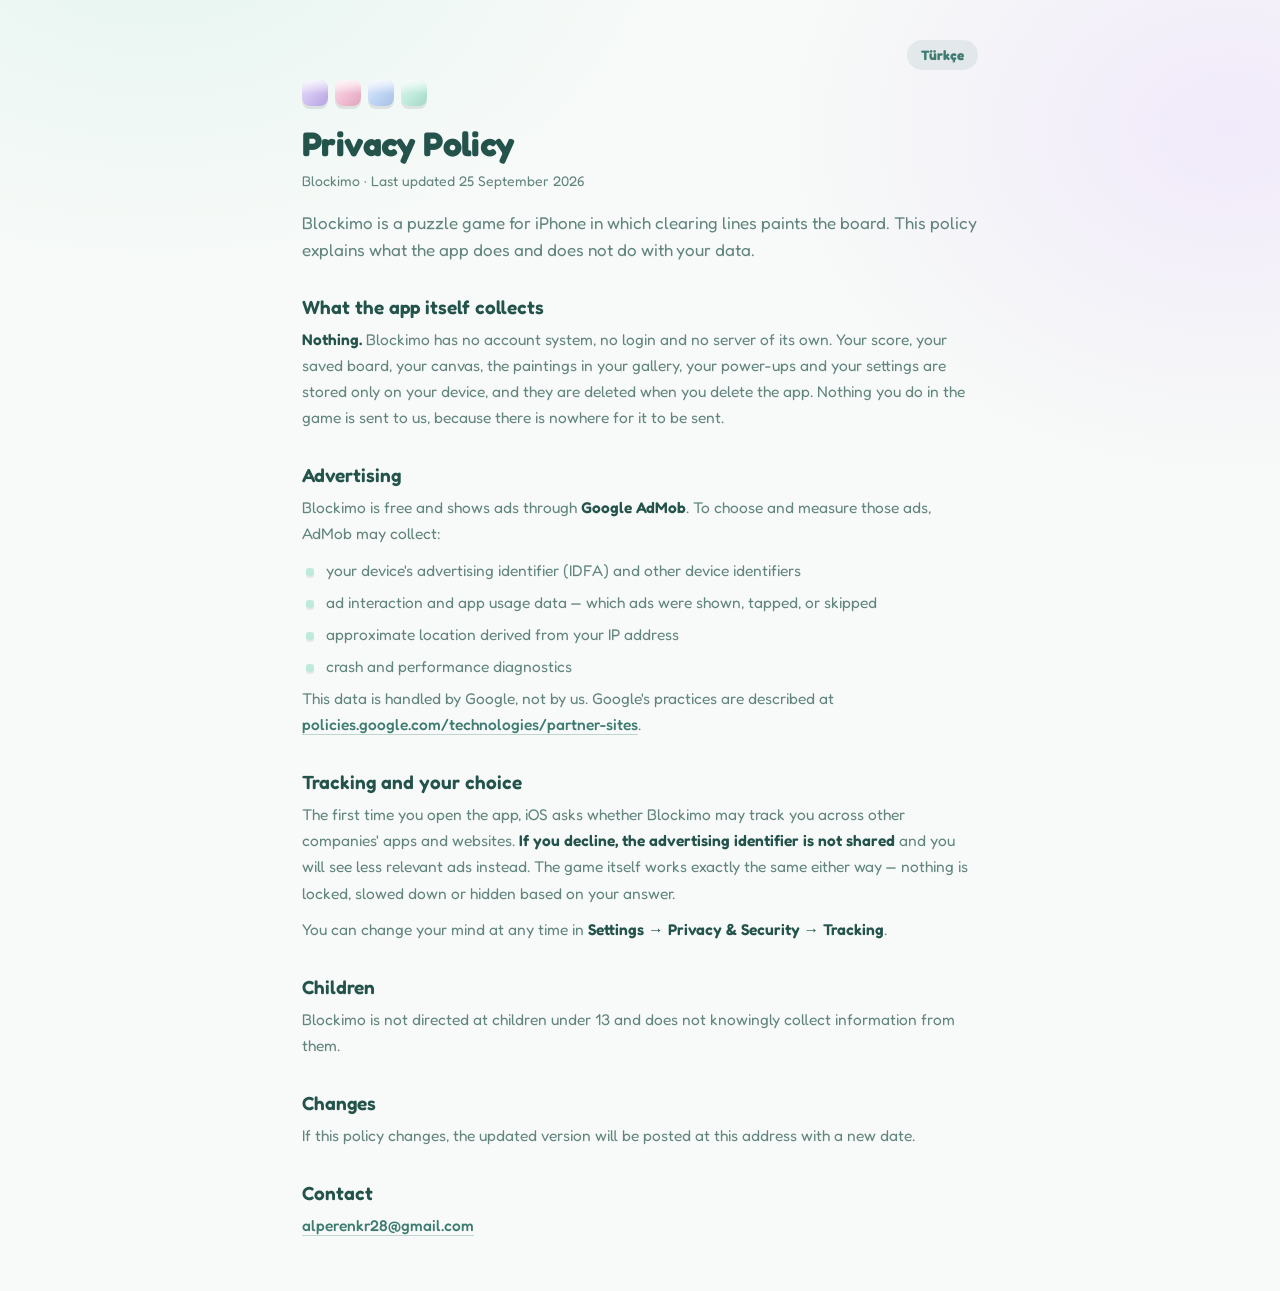
<file: blockimo/privacy-en.html>
<!doctype html>
<meta charset="utf-8">
<meta name="viewport" content="width=device-width,initial-scale=1">
<link rel="preconnect" href="https://fonts.googleapis.com">
<link rel="preconnect" href="https://fonts.gstatic.com" crossorigin>
<link href="https://fonts.googleapis.com/css2?family=Fredoka:wght@400;500;600;700&display=swap" rel="stylesheet">
<style>
  :root{
    --panel:#3E7B71; --ink:#24534C; --muted:rgba(36,83,76,.70);
    --lav:#CFC0F0; --rose:#F2BFD3; --sky:#BFD5F5; --mint:#BFEBDC;
  }
  *{box-sizing:border-box;margin:0;padding:0}
  body{
    font-family:Fredoka,ui-rounded,-apple-system,BlinkMacSystemFont,"Segoe UI",sans-serif;
    color:var(--ink);
    background:
      radial-gradient(900px 600px at 12% -6%, #E6F5F0 0%, rgba(230,245,240,0) 58%),
      radial-gradient(800px 620px at 96% 10%, #F1EAFA 0%, rgba(241,234,250,0) 56%),
      #F7FAF8;
    -webkit-font-smoothing:antialiased;
  }
  .wrap{max-width:720px;margin:0 auto;padding:40px 22px 52px}

  .logo{display:flex;gap:7px;margin-bottom:18px}
  .blk{width:26px;height:26px;border-radius:8px;position:relative;
       box-shadow:0 3px 0 rgba(0,0,0,.09)}
  .blk::after{content:"";position:absolute;inset:0;border-radius:8px;
       background:linear-gradient(180deg,rgba(255,255,255,.78),rgba(255,255,255,0) 53%)}
  .b1{background:linear-gradient(135deg,#EAE2FA,var(--lav) 52%,#B4A2E0)}
  .b2{background:linear-gradient(135deg,#FBE2EC,var(--rose) 52%,#DFA3BC)}
  .b3{background:linear-gradient(135deg,#E2ECFB,var(--sky) 52%,#A6BFE2)}
  .b4{background:linear-gradient(135deg,#E2F7EF,var(--mint) 52%,#A4D6C4)}

  h1{font-size:34px;font-weight:700;letter-spacing:-.6px;line-height:1.15}
  .updated{margin-top:6px;font-size:14px;font-weight:400;color:var(--muted)}
  .lede{margin-top:16px;font-size:17px;font-weight:400;color:var(--muted);line-height:1.6}

  h2{font-size:19px;font-weight:600;margin:32px 0 9px}
  p{font-size:15.5px;font-weight:400;color:var(--muted);line-height:1.68}
  p + p{margin-top:10px}
  strong{color:var(--ink);font-weight:600}
  ul{margin:12px 0 0 4px;list-style:none}
  li{position:relative;padding-left:20px;margin-bottom:7px;
     font-size:15.5px;font-weight:400;color:var(--muted);line-height:1.6}
  li::before{content:"";position:absolute;left:0;top:9px;width:8px;height:8px;
             border-radius:3px;background:var(--mint);box-shadow:0 2px 0 rgba(0,0,0,.07)}
  a{color:var(--panel);font-weight:500;text-decoration:none;
    border-bottom:1.5px solid rgba(62,123,113,.3);word-break:break-word}
  a:hover{border-bottom-color:var(--panel)}

  .rule{margin:46px 0 0;border:none;border-top:1px solid rgba(62,123,113,.18)}
  .rule + h1{margin-top:34px}

  @media (max-width:520px){
    .wrap{padding:30px 18px 40px}
    h1{font-size:28px}
    .lede{font-size:16px}
  }

  .langbar{display:flex;justify-content:flex-end;margin-bottom:10px}
  .langbar a{font-size:13.5px;font-weight:700;border-bottom:none;
             padding:7px 14px;border-radius:999px;
             background:rgba(62,123,113,.10);color:var(--panel)}
  .langbar a:hover{background:rgba(62,123,113,.18)}
</style>

<div class="wrap">
  <nav class="langbar"><a href="privacy-tr.html">Türkçe</a></nav>

  <div class="logo">
    <div class="blk b1"></div><div class="blk b2"></div>
    <div class="blk b3"></div><div class="blk b4"></div>
  </div>

  <h1>Privacy Policy</h1>
  <p class="updated">Blockimo · Last updated 25 September 2026</p>
  <p class="lede">Blockimo is a puzzle game for iPhone in which clearing lines paints the board. This policy explains what the app does and does not do with your data.</p>

  <h2>What the app itself collects</h2>
  <p><strong>Nothing.</strong> Blockimo has no account system, no login and no server of its own. Your score, your saved board, your canvas, the paintings in your gallery, your power-ups and your settings are stored only on your device, and they are deleted when you delete the app. Nothing you do in the game is sent to us, because there is nowhere for it to be sent.</p>

  <h2>Advertising</h2>
  <p>Blockimo is free and shows ads through <strong>Google AdMob</strong>. To choose and measure those ads, AdMob may collect:</p>
  <ul>
    <li>your device's advertising identifier (IDFA) and other device identifiers</li>
    <li>ad interaction and app usage data — which ads were shown, tapped, or skipped</li>
    <li>approximate location derived from your IP address</li>
    <li>crash and performance diagnostics</li>
  </ul>
  <p>This data is handled by Google, not by us. Google's practices are described at <a href="https://policies.google.com/technologies/partner-sites" target="_blank" rel="noopener">policies.google.com/technologies/partner-sites</a>.</p>

  <h2>Tracking and your choice</h2>
  <p>The first time you open the app, iOS asks whether Blockimo may track you across other companies' apps and websites. <strong>If you decline, the advertising identifier is not shared</strong> and you will see less relevant ads instead. The game itself works exactly the same either way — nothing is locked, slowed down or hidden based on your answer.</p>
  <p>You can change your mind at any time in <strong>Settings → Privacy &amp; Security → Tracking</strong>.</p>

  <h2>Children</h2>
  <p>Blockimo is not directed at children under 13 and does not knowingly collect information from them.</p>

  <h2>Changes</h2>
  <p>If this policy changes, the updated version will be posted at this address with a new date.</p>

  <h2>Contact</h2>
  <p><a href="mailto:alperenkr28@gmail.com">alperenkr28@gmail.com</a></p>

  
</div>
</file>
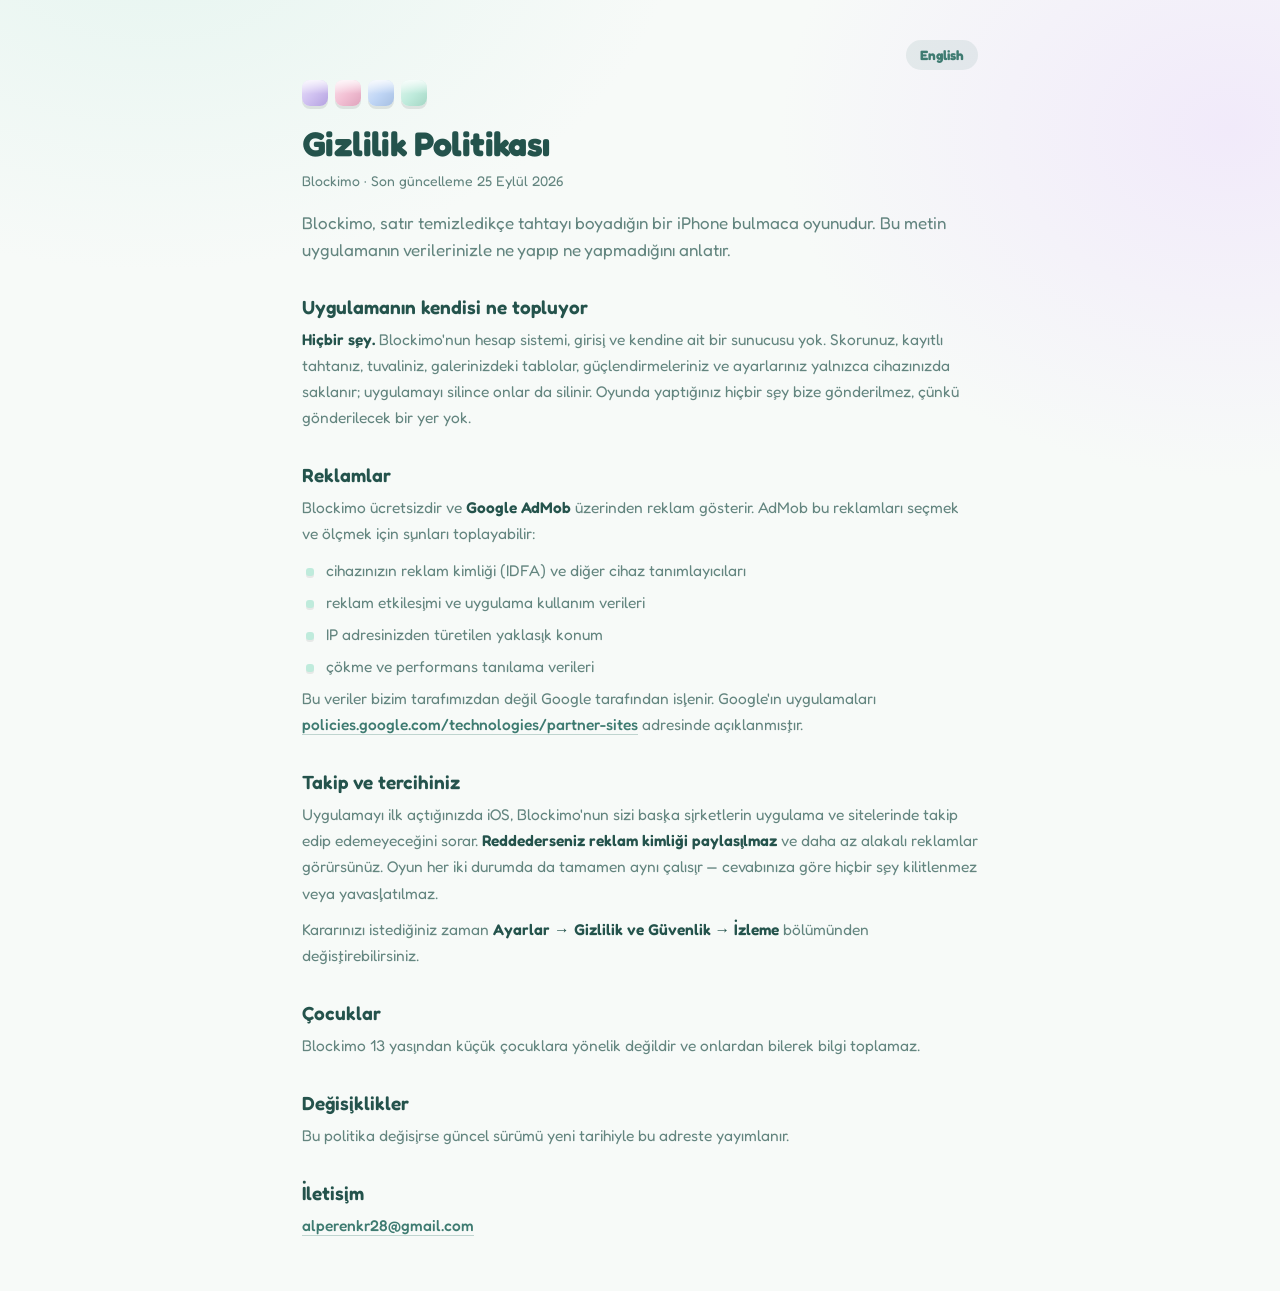
<file: blockimo/privacy-tr.html>
<!doctype html>
<meta charset="utf-8">
<meta name="viewport" content="width=device-width,initial-scale=1">
<link rel="preconnect" href="https://fonts.googleapis.com">
<link rel="preconnect" href="https://fonts.gstatic.com" crossorigin>
<link href="https://fonts.googleapis.com/css2?family=Fredoka:wght@400;500;600;700&display=swap" rel="stylesheet">
<style>
  :root{
    --panel:#3E7B71; --ink:#24534C; --muted:rgba(36,83,76,.70);
    --lav:#CFC0F0; --rose:#F2BFD3; --sky:#BFD5F5; --mint:#BFEBDC;
  }
  *{box-sizing:border-box;margin:0;padding:0}
  body{
    font-family:Fredoka,ui-rounded,-apple-system,BlinkMacSystemFont,"Segoe UI",sans-serif;
    color:var(--ink);
    background:
      radial-gradient(900px 600px at 12% -6%, #E6F5F0 0%, rgba(230,245,240,0) 58%),
      radial-gradient(800px 620px at 96% 10%, #F1EAFA 0%, rgba(241,234,250,0) 56%),
      #F7FAF8;
    -webkit-font-smoothing:antialiased;
  }
  .wrap{max-width:720px;margin:0 auto;padding:40px 22px 52px}

  .logo{display:flex;gap:7px;margin-bottom:18px}
  .blk{width:26px;height:26px;border-radius:8px;position:relative;
       box-shadow:0 3px 0 rgba(0,0,0,.09)}
  .blk::after{content:"";position:absolute;inset:0;border-radius:8px;
       background:linear-gradient(180deg,rgba(255,255,255,.78),rgba(255,255,255,0) 53%)}
  .b1{background:linear-gradient(135deg,#EAE2FA,var(--lav) 52%,#B4A2E0)}
  .b2{background:linear-gradient(135deg,#FBE2EC,var(--rose) 52%,#DFA3BC)}
  .b3{background:linear-gradient(135deg,#E2ECFB,var(--sky) 52%,#A6BFE2)}
  .b4{background:linear-gradient(135deg,#E2F7EF,var(--mint) 52%,#A4D6C4)}

  h1{font-size:34px;font-weight:700;letter-spacing:-.6px;line-height:1.15}
  .updated{margin-top:6px;font-size:14px;font-weight:400;color:var(--muted)}
  .lede{margin-top:16px;font-size:17px;font-weight:400;color:var(--muted);line-height:1.6}

  h2{font-size:19px;font-weight:600;margin:32px 0 9px}
  p{font-size:15.5px;font-weight:400;color:var(--muted);line-height:1.68}
  p + p{margin-top:10px}
  strong{color:var(--ink);font-weight:600}
  ul{margin:12px 0 0 4px;list-style:none}
  li{position:relative;padding-left:20px;margin-bottom:7px;
     font-size:15.5px;font-weight:400;color:var(--muted);line-height:1.6}
  li::before{content:"";position:absolute;left:0;top:9px;width:8px;height:8px;
             border-radius:3px;background:var(--mint);box-shadow:0 2px 0 rgba(0,0,0,.07)}
  a{color:var(--panel);font-weight:500;text-decoration:none;
    border-bottom:1.5px solid rgba(62,123,113,.3);word-break:break-word}
  a:hover{border-bottom-color:var(--panel)}

  .rule{margin:46px 0 0;border:none;border-top:1px solid rgba(62,123,113,.18)}
  .rule + h1{margin-top:34px}

  @media (max-width:520px){
    .wrap{padding:30px 18px 40px}
    h1{font-size:28px}
    .lede{font-size:16px}
  }

  .langbar{display:flex;justify-content:flex-end;margin-bottom:10px}
  .langbar a{font-size:13.5px;font-weight:700;border-bottom:none;
             padding:7px 14px;border-radius:999px;
             background:rgba(62,123,113,.10);color:var(--panel)}
  .langbar a:hover{background:rgba(62,123,113,.18)}
</style>

<div class="wrap">
  <nav class="langbar"><a href="privacy-en.html">English</a></nav>

  <div class="logo">
    <div class="blk b1"></div><div class="blk b2"></div>
    <div class="blk b3"></div><div class="blk b4"></div>
  </div>

  <h1>Gizlilik Politikası</h1>
  <p class="updated">Blockimo · Son güncelleme 25 Eylül 2026</p>
  <p class="lede">Blockimo, satır temizledikçe tahtayı boyadığın bir iPhone bulmaca oyunudur. Bu metin uygulamanın verilerinizle ne yapıp ne yapmadığını anlatır.</p>

  <h2>Uygulamanın kendisi ne topluyor</h2>
  <p><strong>Hiçbir şey.</strong> Blockimo'nun hesap sistemi, girişi ve kendine ait bir sunucusu yok. Skorunuz, kayıtlı tahtanız, tuvaliniz, galerinizdeki tablolar, güçlendirmeleriniz ve ayarlarınız yalnızca cihazınızda saklanır; uygulamayı silince onlar da silinir. Oyunda yaptığınız hiçbir şey bize gönderilmez, çünkü gönderilecek bir yer yok.</p>

  <h2>Reklamlar</h2>
  <p>Blockimo ücretsizdir ve <strong>Google AdMob</strong> üzerinden reklam gösterir. AdMob bu reklamları seçmek ve ölçmek için şunları toplayabilir:</p>
  <ul>
    <li>cihazınızın reklam kimliği (IDFA) ve diğer cihaz tanımlayıcıları</li>
    <li>reklam etkileşimi ve uygulama kullanım verileri</li>
    <li>IP adresinizden türetilen yaklaşık konum</li>
    <li>çökme ve performans tanılama verileri</li>
  </ul>
  <p>Bu veriler bizim tarafımızdan değil Google tarafından işlenir. Google'ın uygulamaları <a href="https://policies.google.com/technologies/partner-sites" target="_blank" rel="noopener">policies.google.com/technologies/partner-sites</a> adresinde açıklanmıştır.</p>

  <h2>Takip ve tercihiniz</h2>
  <p>Uygulamayı ilk açtığınızda iOS, Blockimo'nun sizi başka şirketlerin uygulama ve sitelerinde takip edip edemeyeceğini sorar. <strong>Reddederseniz reklam kimliği paylaşılmaz</strong> ve daha az alakalı reklamlar görürsünüz. Oyun her iki durumda da tamamen aynı çalışır — cevabınıza göre hiçbir şey kilitlenmez veya yavaşlatılmaz.</p>
  <p>Kararınızı istediğiniz zaman <strong>Ayarlar → Gizlilik ve Güvenlik → İzleme</strong> bölümünden değiştirebilirsiniz.</p>

  <h2>Çocuklar</h2>
  <p>Blockimo 13 yaşından küçük çocuklara yönelik değildir ve onlardan bilerek bilgi toplamaz.</p>

  <h2>Değişiklikler</h2>
  <p>Bu politika değişirse güncel sürümü yeni tarihiyle bu adreste yayımlanır.</p>

  <h2>İletişim</h2>
  <p><a href="mailto:alperenkr28@gmail.com">alperenkr28@gmail.com</a></p>
</div>
</file>
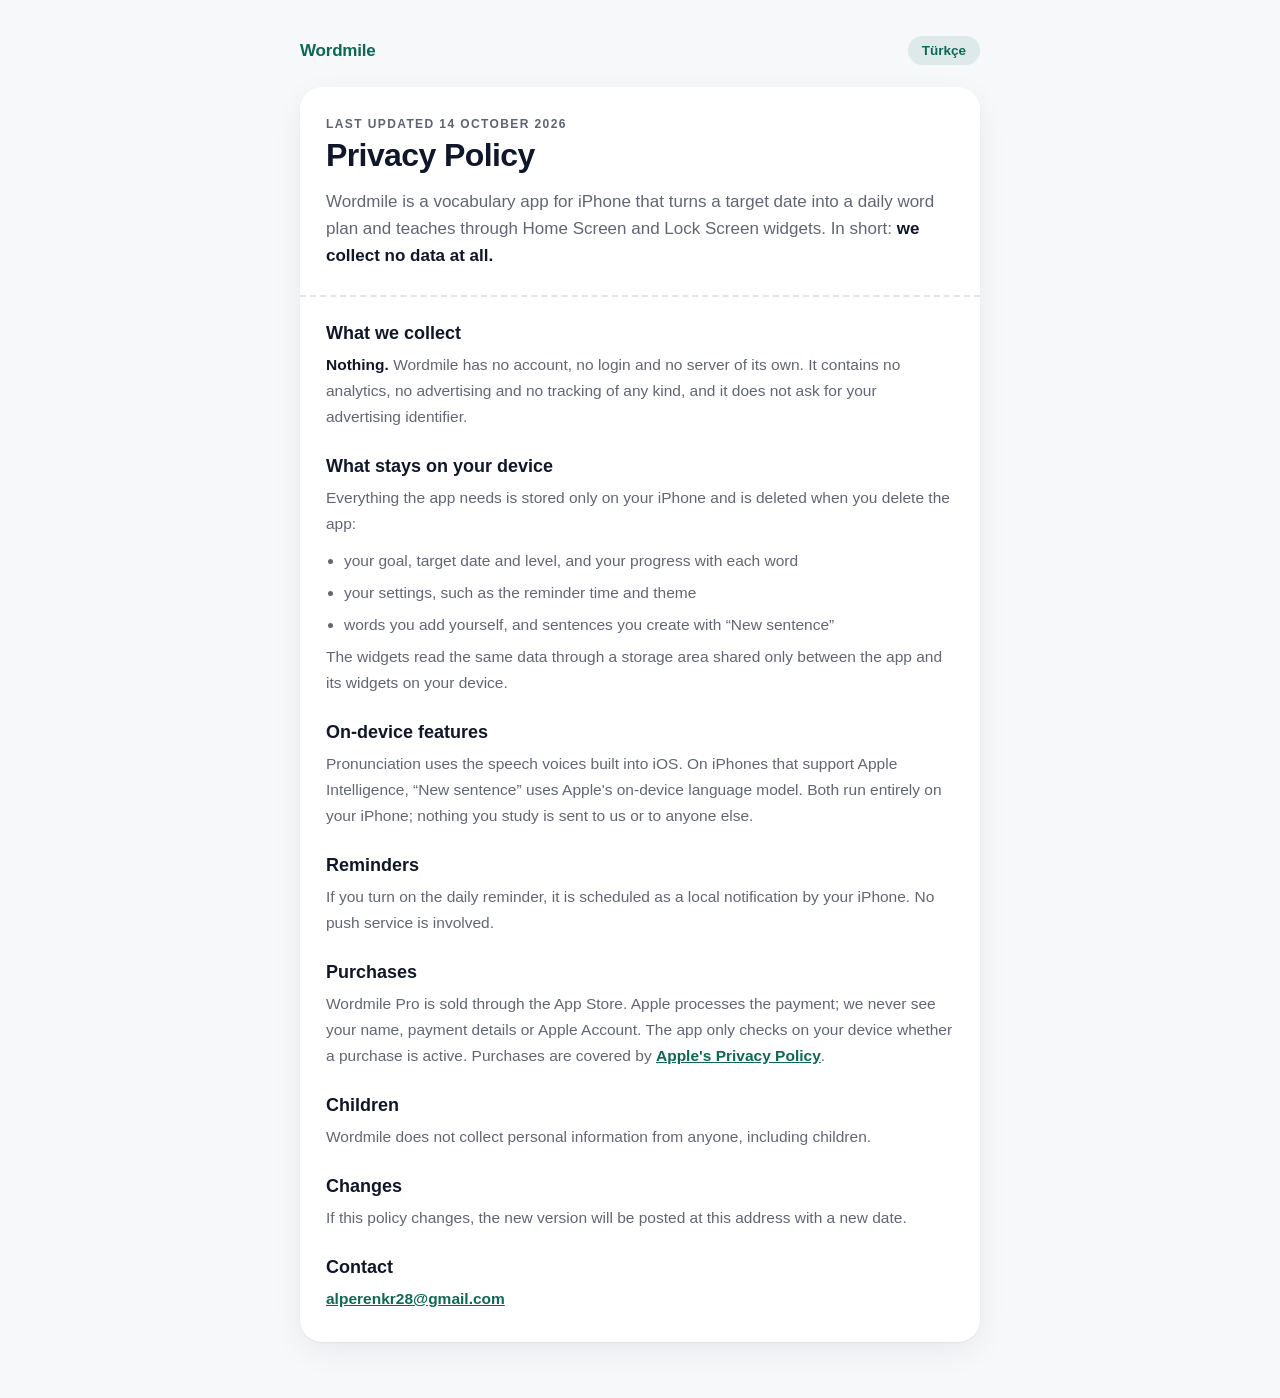
<file: wordmile/privacy-en.html>
<!doctype html>
<html lang="en">
<meta charset="utf-8">
<meta name="viewport" content="width=device-width,initial-scale=1">
<title>Wordmile · Privacy Policy</title>
<style>
  :root{
    --paper:#F6F8FA; --card:#FFFFFF; --brand:#0D6854; --navy:#192436;
    --ink:#0F172A; --muted:rgba(15,23,42,.66); --line:rgba(25,36,54,.12);
  }
  *{box-sizing:border-box;margin:0;padding:0}
  body{font-family:-apple-system,BlinkMacSystemFont,"SF Pro Text","Segoe UI",sans-serif;
       color:var(--ink);background:var(--paper);-webkit-font-smoothing:antialiased}
  .wrap{max-width:720px;margin:0 auto;padding:36px 20px 56px}
  .langbar{display:flex;justify-content:space-between;align-items:center;margin-bottom:22px}
  .brand{font-weight:800;font-size:17px;letter-spacing:-.2px;color:var(--brand);text-decoration:none}
  .langbar a.lang{font-size:13.5px;font-weight:700;text-decoration:none;padding:7px 14px;
       border-radius:999px;background:rgba(13,104,84,.10);color:var(--brand)}
  .ticket{background:var(--card);border-radius:22px;padding:30px 26px;
          box-shadow:0 1px 2px rgba(15,23,42,.05),0 10px 30px rgba(15,23,42,.06)}
  .caps{font-size:12px;font-weight:700;letter-spacing:1.4px;text-transform:uppercase;color:var(--navy);opacity:.7}
  h1{font-size:32px;font-weight:800;letter-spacing:-.6px;line-height:1.15;margin-top:6px}
  .lede{margin-top:14px;font-size:17px;color:var(--muted);line-height:1.6}
  .perf{margin:26px -26px;border:none;border-top:2px dashed var(--line)}
  h2{font-size:18px;font-weight:700;margin:26px 0 8px}
  h2:first-of-type{margin-top:0}
  p,li{font-size:15.5px;color:var(--muted);line-height:1.68}
  p + p{margin-top:10px}
  ul{margin:10px 0 0 18px}
  li{margin-bottom:6px}
  strong{color:var(--ink);font-weight:650}
  a{color:var(--brand);font-weight:600}
  @media (max-width:520px){ .wrap{padding:24px 16px 40px} h1{font-size:27px} .ticket{padding:24px 20px} .perf{margin:22px -20px} }
</style>
<div class="wrap">
  <nav class="langbar"><a class="brand" href="./">Wordmile</a><a class="lang" href="privacy-tr.html">Türkçe</a></nav>
  <article class="ticket">
    <div class="caps">Last updated 14 October 2026</div>
    <h1>Privacy Policy</h1>
    <p class="lede">Wordmile is a vocabulary app for iPhone that turns a target date into a daily word plan and teaches through Home Screen and Lock Screen widgets. In short: <strong>we collect no data at all.</strong></p>
    <hr class="perf">

    <h2>What we collect</h2>
    <p><strong>Nothing.</strong> Wordmile has no account, no login and no server of its own. It contains no analytics, no advertising and no tracking of any kind, and it does not ask for your advertising identifier.</p>

    <h2>What stays on your device</h2>
    <p>Everything the app needs is stored only on your iPhone and is deleted when you delete the app:</p>
    <ul>
      <li>your goal, target date and level, and your progress with each word</li>
      <li>your settings, such as the reminder time and theme</li>
      <li>words you add yourself, and sentences you create with “New sentence”</li>
    </ul>
    <p>The widgets read the same data through a storage area shared only between the app and its widgets on your device.</p>

    <h2>On-device features</h2>
    <p>Pronunciation uses the speech voices built into iOS. On iPhones that support Apple Intelligence, “New sentence” uses Apple's on-device language model. Both run entirely on your iPhone; nothing you study is sent to us or to anyone else.</p>

    <h2>Reminders</h2>
    <p>If you turn on the daily reminder, it is scheduled as a local notification by your iPhone. No push service is involved.</p>

    <h2>Purchases</h2>
    <p>Wordmile Pro is sold through the App Store. Apple processes the payment; we never see your name, payment details or Apple Account. The app only checks on your device whether a purchase is active. Purchases are covered by <a href="https://www.apple.com/legal/privacy/" target="_blank" rel="noopener">Apple's Privacy Policy</a>.</p>

    <h2>Children</h2>
    <p>Wordmile does not collect personal information from anyone, including children.</p>

    <h2>Changes</h2>
    <p>If this policy changes, the new version will be posted at this address with a new date.</p>

    <h2>Contact</h2>
    <p><a href="mailto:alperenkr28@gmail.com">alperenkr28@gmail.com</a></p>
  </article>
</div>
</html>
</file>
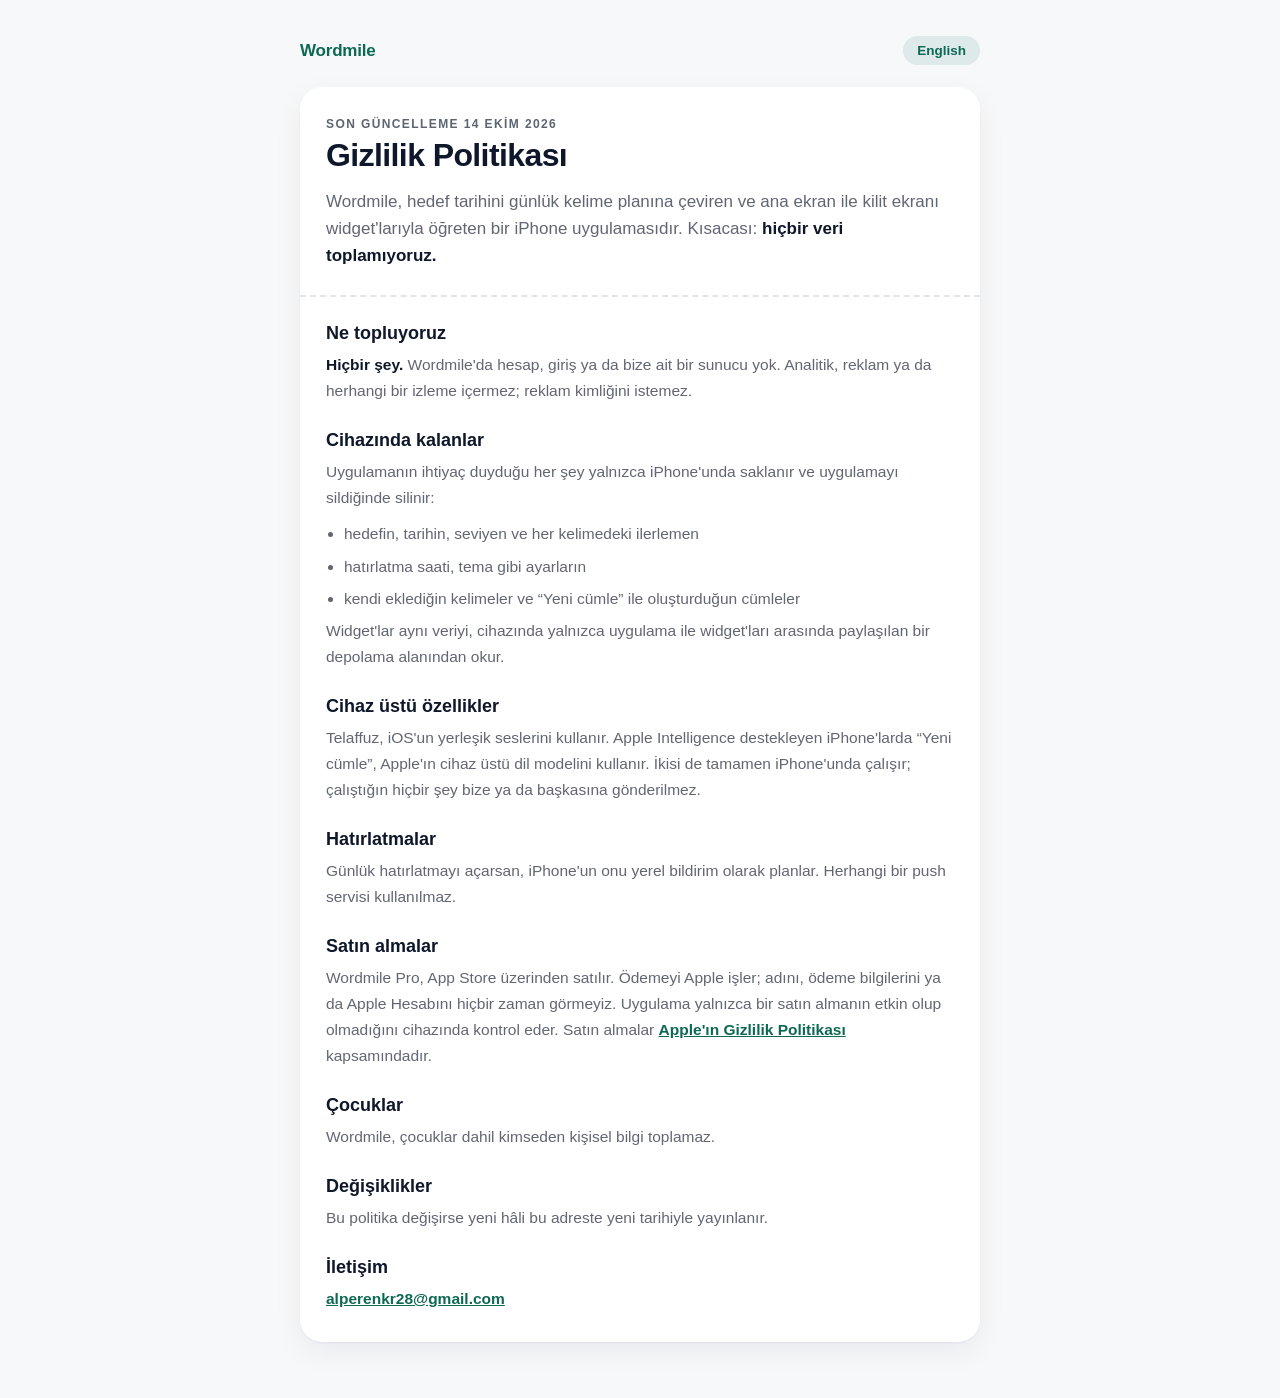
<file: wordmile/privacy-tr.html>
<!doctype html>
<html lang="tr">
<meta charset="utf-8">
<meta name="viewport" content="width=device-width,initial-scale=1">
<title>Wordmile · Gizlilik Politikası</title>
<style>
  :root{
    --paper:#F6F8FA; --card:#FFFFFF; --brand:#0D6854; --navy:#192436;
    --ink:#0F172A; --muted:rgba(15,23,42,.66); --line:rgba(25,36,54,.12);
  }
  *{box-sizing:border-box;margin:0;padding:0}
  body{font-family:-apple-system,BlinkMacSystemFont,"SF Pro Text","Segoe UI",sans-serif;
       color:var(--ink);background:var(--paper);-webkit-font-smoothing:antialiased}
  .wrap{max-width:720px;margin:0 auto;padding:36px 20px 56px}
  .langbar{display:flex;justify-content:space-between;align-items:center;margin-bottom:22px}
  .brand{font-weight:800;font-size:17px;letter-spacing:-.2px;color:var(--brand);text-decoration:none}
  .langbar a.lang{font-size:13.5px;font-weight:700;text-decoration:none;padding:7px 14px;
       border-radius:999px;background:rgba(13,104,84,.10);color:var(--brand)}
  .ticket{background:var(--card);border-radius:22px;padding:30px 26px;
          box-shadow:0 1px 2px rgba(15,23,42,.05),0 10px 30px rgba(15,23,42,.06)}
  .caps{font-size:12px;font-weight:700;letter-spacing:1.4px;text-transform:uppercase;color:var(--navy);opacity:.7}
  h1{font-size:32px;font-weight:800;letter-spacing:-.6px;line-height:1.15;margin-top:6px}
  .lede{margin-top:14px;font-size:17px;color:var(--muted);line-height:1.6}
  .perf{margin:26px -26px;border:none;border-top:2px dashed var(--line)}
  h2{font-size:18px;font-weight:700;margin:26px 0 8px}
  h2:first-of-type{margin-top:0}
  p,li{font-size:15.5px;color:var(--muted);line-height:1.68}
  p + p{margin-top:10px}
  ul{margin:10px 0 0 18px}
  li{margin-bottom:6px}
  strong{color:var(--ink);font-weight:650}
  a{color:var(--brand);font-weight:600}
  @media (max-width:520px){ .wrap{padding:24px 16px 40px} h1{font-size:27px} .ticket{padding:24px 20px} .perf{margin:22px -20px} }
</style>
<div class="wrap">
  <nav class="langbar"><a class="brand" href="./">Wordmile</a><a class="lang" href="privacy-en.html">English</a></nav>
  <article class="ticket">
    <div class="caps">Son güncelleme 14 Ekim 2026</div>
    <h1>Gizlilik Politikası</h1>
    <p class="lede">Wordmile, hedef tarihini günlük kelime planına çeviren ve ana ekran ile kilit ekranı widget'larıyla öğreten bir iPhone uygulamasıdır. Kısacası: <strong>hiçbir veri toplamıyoruz.</strong></p>
    <hr class="perf">

    <h2>Ne topluyoruz</h2>
    <p><strong>Hiçbir şey.</strong> Wordmile'da hesap, giriş ya da bize ait bir sunucu yok. Analitik, reklam ya da herhangi bir izleme içermez; reklam kimliğini istemez.</p>

    <h2>Cihazında kalanlar</h2>
    <p>Uygulamanın ihtiyaç duyduğu her şey yalnızca iPhone'unda saklanır ve uygulamayı sildiğinde silinir:</p>
    <ul>
      <li>hedefin, tarihin, seviyen ve her kelimedeki ilerlemen</li>
      <li>hatırlatma saati, tema gibi ayarların</li>
      <li>kendi eklediğin kelimeler ve “Yeni cümle” ile oluşturduğun cümleler</li>
    </ul>
    <p>Widget'lar aynı veriyi, cihazında yalnızca uygulama ile widget'ları arasında paylaşılan bir depolama alanından okur.</p>

    <h2>Cihaz üstü özellikler</h2>
    <p>Telaffuz, iOS'un yerleşik seslerini kullanır. Apple Intelligence destekleyen iPhone'larda “Yeni cümle”, Apple'ın cihaz üstü dil modelini kullanır. İkisi de tamamen iPhone'unda çalışır; çalıştığın hiçbir şey bize ya da başkasına gönderilmez.</p>

    <h2>Hatırlatmalar</h2>
    <p>Günlük hatırlatmayı açarsan, iPhone'un onu yerel bildirim olarak planlar. Herhangi bir push servisi kullanılmaz.</p>

    <h2>Satın almalar</h2>
    <p>Wordmile Pro, App Store üzerinden satılır. Ödemeyi Apple işler; adını, ödeme bilgilerini ya da Apple Hesabını hiçbir zaman görmeyiz. Uygulama yalnızca bir satın almanın etkin olup olmadığını cihazında kontrol eder. Satın almalar <a href="https://www.apple.com/tr/legal/privacy/" target="_blank" rel="noopener">Apple'ın Gizlilik Politikası</a> kapsamındadır.</p>

    <h2>Çocuklar</h2>
    <p>Wordmile, çocuklar dahil kimseden kişisel bilgi toplamaz.</p>

    <h2>Değişiklikler</h2>
    <p>Bu politika değişirse yeni hâli bu adreste yeni tarihiyle yayınlanır.</p>

    <h2>İletişim</h2>
    <p><a href="mailto:alperenkr28@gmail.com">alperenkr28@gmail.com</a></p>
  </article>
</div>
</html>
</file>
<file: assets/css/style.css>
/* =============================================================
   alperenkr2.github.io — ana stil dosyası
   Renk / boşluk / yazı tipi değerleri :root altındaki
   değişkenlerden geliyor; temayı buradan özelleştirebilirsin.
   ============================================================= */

/* ---------- 1. Tema değişkenleri ---------- */
:root {
  /* Açık tema */
  --bg: #f5f6fb;
  --bg-soft: #eceefa;
  --surface: rgba(255, 255, 255, 0.72);
  --surface-solid: #ffffff;
  --border: rgba(15, 23, 42, 0.10);
  --border-strong: rgba(15, 23, 42, 0.16);
  --text: #0f172a;
  --text-soft: #475069;
  --muted: #6b7490;

  --brand: #4f46e5;
  --brand-2: #0891b2;
  --brand-3: #c026d3;
  --brand-ink: #ffffff;
  --ring: rgba(79, 70, 229, 0.40);

  --shadow-sm: 0 1px 2px rgba(15, 23, 42, 0.06);
  --shadow: 0 12px 30px -12px rgba(15, 23, 42, 0.22);
  --shadow-lg: 0 40px 80px -30px rgba(15, 23, 42, 0.35);

  --aurora-1: rgba(99, 102, 241, 0.20);
  --aurora-2: rgba(6, 182, 212, 0.16);
  --aurora-3: rgba(217, 70, 239, 0.13);
  --aurora-opacity: 0.75;
  --glow-opacity: 0.5;
  --aurora-blend: normal;

  --radius-sm: 10px;
  --radius: 16px;
  --radius-lg: 24px;
  --radius-xl: 34px;

  --maxw: 1140px;
  --nav-h: 68px;

  --font-body: "Inter", system-ui, -apple-system, "Segoe UI", Roboto, "Helvetica Neue", Arial, sans-serif;
  --font-display: "Space Grotesk", var(--font-body);

  --ease: cubic-bezier(0.22, 1, 0.36, 1);
}

:root[data-theme="dark"] {
  --bg: #07090f;
  --bg-soft: #0d111b;
  --surface: rgba(255, 255, 255, 0.045);
  --surface-solid: #0f1420;
  --border: rgba(255, 255, 255, 0.09);
  --border-strong: rgba(255, 255, 255, 0.16);
  --text: #e9edf8;
  --text-soft: #b7c0d6;
  --muted: #8d97b2;

  --brand: #818cf8;
  --brand-2: #22d3ee;
  --brand-3: #e879f9;
  --brand-ink: #0a0d14;
  --ring: rgba(129, 140, 248, 0.45);

  --shadow-sm: 0 1px 2px rgba(0, 0, 0, 0.5);
  --shadow: 0 18px 40px -18px rgba(0, 0, 0, 0.75);
  --shadow-lg: 0 50px 90px -40px rgba(0, 0, 0, 0.9);

  --aurora-1: rgba(99, 102, 241, 0.42);
  --aurora-2: rgba(34, 211, 238, 0.26);
  --aurora-3: rgba(232, 121, 249, 0.24);
  --aurora-opacity: 0.9;
  --glow-opacity: 0.85;
  --aurora-blend: screen;
}

/* ---------- 2. Temel ---------- */
*,
*::before,
*::after { box-sizing: border-box; }

html {
  scroll-behavior: smooth;
  scroll-padding-top: calc(var(--nav-h) + 18px);
  -webkit-text-size-adjust: 100%;
}

body {
  margin: 0;
  font-family: var(--font-body);
  font-size: 16px;
  line-height: 1.65;
  color: var(--text);
  background: var(--bg);
  overflow-x: hidden;
  -webkit-font-smoothing: antialiased;
  text-rendering: optimizeLegibility;
}

img, svg { display: block; max-width: 100%; }

a {
  color: inherit;
  text-decoration: none;
}

h1, h2, h3, h4 {
  font-family: var(--font-display);
  line-height: 1.15;
  letter-spacing: -0.022em;
  margin: 0;
  font-weight: 700;
}

p { margin: 0; }

ul { margin: 0; padding: 0; list-style: none; }

:focus-visible {
  outline: 2px solid var(--brand);
  outline-offset: 3px;
  border-radius: 6px;
}

::selection {
  background: var(--brand);
  color: var(--brand-ink);
}

.skip-link {
  position: fixed;
  top: 10px;
  left: 50%;
  translate: -50% -200%;
  z-index: 100;
  padding: 10px 18px;
  border-radius: 999px;
  background: var(--surface-solid);
  border: 1px solid var(--border-strong);
  box-shadow: var(--shadow);
  font-weight: 600;
  transition: translate 0.25s var(--ease);
}
.skip-link:focus-visible { translate: -50% 0; }

/* ---------- 3. Yardımcılar ---------- */
.wrap {
  width: 100%;
  max-width: var(--maxw);
  margin-inline: auto;
  padding-inline: 22px;
}

.section {
  position: relative;
  padding-block: clamp(64px, 9vw, 118px);
}

.section-head {
  max-width: 620px;
  margin-bottom: clamp(32px, 5vw, 52px);
}

.eyebrow {
  display: inline-flex;
  align-items: center;
  gap: 8px;
  font-size: 0.78rem;
  font-weight: 600;
  letter-spacing: 0.14em;
  text-transform: uppercase;
  color: var(--brand);
  margin-bottom: 14px;
}
.eyebrow::before {
  content: "";
  width: 22px;
  height: 2px;
  border-radius: 2px;
  background: linear-gradient(90deg, var(--brand), var(--brand-2));
}

.section-head h2 {
  font-size: clamp(1.75rem, 4vw, 2.6rem);
}

.section-head p {
  margin-top: 14px;
  color: var(--text-soft);
  font-size: 1.03rem;
}

.gradient-text {
  background: linear-gradient(100deg, var(--brand), var(--brand-2) 45%, var(--brand-3));
  -webkit-background-clip: text;
  background-clip: text;
  color: transparent;
}

/* ---------- 4. Arka plan efekti ---------- */
.aurora {
  position: fixed;
  inset: 0;
  z-index: -2;
  overflow: hidden;
  pointer-events: none;
}

.aurora span {
  position: absolute;
  display: block;
  width: 42vmax;
  height: 42vmax;
  border-radius: 50%;
  filter: blur(100px);
  opacity: var(--aurora-opacity, 0.85);
  mix-blend-mode: var(--aurora-blend);
  animation: drift 26s var(--ease) infinite alternate;
}
.aurora span:nth-child(1) { background: var(--aurora-1); top: -18vmax; left: -10vmax; }
.aurora span:nth-child(2) { background: var(--aurora-2); top: 8vmax; right: -16vmax; animation-duration: 32s; animation-delay: -6s; }
.aurora span:nth-child(3) { background: var(--aurora-3); bottom: -22vmax; left: 22vmax; animation-duration: 38s; animation-delay: -12s; }

@keyframes drift {
  from { transform: translate3d(0, 0, 0) scale(1); }
  to   { transform: translate3d(6vmax, 5vmax, 0) scale(1.16); }
}

.grid-overlay {
  position: fixed;
  inset: 0;
  z-index: -1;
  pointer-events: none;
  background-image:
    linear-gradient(to right, var(--border) 1px, transparent 1px),
    linear-gradient(to bottom, var(--border) 1px, transparent 1px);
  background-size: 68px 68px;
  mask-image: radial-gradient(ellipse 80% 60% at 50% 0%, #000 10%, transparent 75%);
  -webkit-mask-image: radial-gradient(ellipse 80% 60% at 50% 0%, #000 10%, transparent 75%);
  opacity: 0.45;
}

/* ---------- 5. Navigasyon ---------- */
.nav {
  position: sticky;
  top: 0;
  z-index: 50;
  height: var(--nav-h);
  display: flex;
  align-items: center;
  backdrop-filter: blur(14px);
  -webkit-backdrop-filter: blur(14px);
  background: color-mix(in srgb, var(--bg) 72%, transparent);
  border-bottom: 1px solid transparent;
  transition: border-color 0.3s var(--ease), background 0.3s var(--ease);
}
.nav.is-stuck {
  border-bottom-color: var(--border);
  box-shadow: var(--shadow-sm);
}

.nav .wrap {
  display: flex;
  align-items: center;
  gap: 16px;
}

.brand {
  display: inline-flex;
  align-items: center;
  gap: 11px;
  font-family: var(--font-display);
  font-weight: 700;
  letter-spacing: -0.02em;
  margin-right: auto;
}

.brand-mark {
  display: grid;
  place-items: center;
  width: 34px;
  height: 34px;
  border-radius: 11px;
  font-size: 0.85rem;
  color: var(--brand-ink);
  background: linear-gradient(135deg, var(--brand), var(--brand-2));
  box-shadow: 0 6px 18px -6px var(--ring);
}

.nav-links {
  display: flex;
  align-items: center;
  gap: 4px;
}

.nav-links a {
  position: relative;
  padding: 8px 14px;
  border-radius: 999px;
  font-size: 0.93rem;
  font-weight: 500;
  color: var(--text-soft);
  transition: color 0.2s var(--ease), background 0.2s var(--ease);
}
.nav-links a:hover { color: var(--text); background: var(--surface); }
.nav-links a.is-active { color: var(--text); }
.nav-links a.is-active::after {
  content: "";
  position: absolute;
  left: 14px;
  right: 14px;
  bottom: 2px;
  height: 2px;
  border-radius: 2px;
  background: linear-gradient(90deg, var(--brand), var(--brand-2));
}

.icon-btn {
  display: grid;
  place-items: center;
  width: 38px;
  height: 38px;
  border-radius: 12px;
  border: 1px solid var(--border);
  background: var(--surface);
  color: var(--text);
  cursor: pointer;
  transition: transform 0.2s var(--ease), border-color 0.2s var(--ease), background 0.2s var(--ease);
}
.icon-btn:hover { transform: translateY(-1px); border-color: var(--border-strong); }
.icon-btn svg { width: 18px; height: 18px; }

.icon-btn .icon-sun { display: none; }
:root[data-theme="dark"] .icon-btn .icon-sun { display: block; }
:root[data-theme="dark"] .icon-btn .icon-moon { display: none; }

.nav-toggle { display: none; }

/* ---------- 6. Butonlar ---------- */
.btn {
  display: inline-flex;
  align-items: center;
  justify-content: center;
  gap: 9px;
  padding: 13px 22px;
  border-radius: 999px;
  border: 1px solid transparent;
  font-family: var(--font-body);
  font-size: 0.96rem;
  font-weight: 600;
  cursor: pointer;
  white-space: nowrap;
  transition: transform 0.2s var(--ease), box-shadow 0.25s var(--ease),
              background 0.25s var(--ease), border-color 0.25s var(--ease);
}
.btn svg { width: 17px; height: 17px; }
.btn:hover { transform: translateY(-2px); }
.btn:active { transform: translateY(0); }

.btn-primary {
  color: var(--brand-ink);
  background: linear-gradient(120deg, var(--brand), var(--brand-2));
  box-shadow: 0 14px 30px -14px var(--ring);
}
.btn-primary:hover { box-shadow: 0 20px 38px -14px var(--ring); }

.btn-ghost {
  color: var(--text);
  background: var(--surface);
  border-color: var(--border-strong);
  backdrop-filter: blur(8px);
  -webkit-backdrop-filter: blur(8px);
}
.btn-ghost:hover { border-color: var(--brand); }

/* ---------- 7. Hero ---------- */
.hero {
  position: relative;
  padding-block: clamp(52px, 8vw, 96px) clamp(56px, 8vw, 104px);
}

.hero-grid {
  display: grid;
  grid-template-columns: minmax(0, 1.05fr) minmax(0, 0.95fr);
  gap: clamp(32px, 5vw, 64px);
  align-items: center;
}

.badge {
  display: inline-flex;
  align-items: center;
  gap: 9px;
  padding: 7px 15px 7px 9px;
  border-radius: 999px;
  border: 1px solid var(--border);
  background: var(--surface);
  backdrop-filter: blur(10px);
  -webkit-backdrop-filter: blur(10px);
  font-size: 0.86rem;
  font-weight: 500;
  color: var(--text-soft);
  box-shadow: var(--shadow-sm);
}

.dot {
  width: 8px;
  height: 8px;
  border-radius: 50%;
  background: #22c55e;
  box-shadow: 0 0 0 0 rgba(34, 197, 94, 0.55);
  animation: pulse 2.4s infinite;
}
@keyframes pulse {
  70%  { box-shadow: 0 0 0 9px rgba(34, 197, 94, 0); }
  100% { box-shadow: 0 0 0 0 rgba(34, 197, 94, 0); }
}

.hero h1 {
  margin-top: 22px;
  font-size: clamp(2.1rem, 4.8vw, 3.4rem);
  letter-spacing: -0.035em;
}

.hero-lead {
  margin-top: 20px;
  max-width: 52ch;
  font-size: clamp(1rem, 1.6vw, 1.13rem);
  color: var(--text-soft);
}

.hero-actions {
  display: flex;
  flex-wrap: wrap;
  gap: 12px;
  margin-top: 30px;
}

.chips {
  display: flex;
  flex-wrap: wrap;
  gap: 8px;
  margin-top: 34px;
}

.chip {
  padding: 6px 13px;
  border-radius: 999px;
  border: 1px solid var(--border);
  background: var(--surface);
  font-size: 0.83rem;
  font-weight: 500;
  color: var(--text-soft);
}

/* Telefon görseli */
.hero-visual {
  position: relative;
  display: grid;
  place-items: center;
  min-height: 420px;
  padding-block: 42px;
}

.phone-stage {
  position: relative;
  width: min(258px, 62vw);
}

.glow {
  position: absolute;
  width: 62%;
  aspect-ratio: 1;
  border-radius: 50%;
  background: radial-gradient(circle, var(--aurora-1), transparent 66%);
  filter: blur(52px);
  opacity: var(--glow-opacity, 0.8);
}

.phone {
  position: relative;
  width: 100%;
  aspect-ratio: 9 / 18.6;
  padding: 11px;
  border-radius: var(--radius-xl);
  border: 1px solid var(--border-strong);
  background: linear-gradient(160deg, var(--surface-solid), var(--bg-soft));
  box-shadow: var(--shadow-lg), inset 0 1px 0 rgba(255, 255, 255, 0.25);
  animation: float 7s ease-in-out infinite;
}

.phone::after {
  content: "";
  position: absolute;
  top: 14px;
  left: 50%;
  translate: -50% 0;
  width: 74px;
  height: 20px;
  border-radius: 999px;
  background: var(--bg);
  border: 1px solid var(--border);
}

.phone-screen {
  height: 100%;
  border-radius: 26px;
  padding: 48px 16px 18px;
  background:
    radial-gradient(120% 80% at 20% 0%, color-mix(in srgb, var(--brand) 38%, transparent), transparent 62%),
    radial-gradient(120% 80% at 90% 100%, color-mix(in srgb, var(--brand-3) 34%, transparent), transparent 60%),
    var(--bg-soft);
  display: flex;
  flex-direction: column;
  gap: 14px;
  overflow: hidden;
}

.screen-title {
  font-family: var(--font-display);
  font-size: 0.95rem;
  font-weight: 700;
}
.screen-title span { display: block; font-family: var(--font-body); font-size: 0.72rem; font-weight: 400; color: var(--muted); }

.app-grid {
  display: grid;
  grid-template-columns: repeat(3, 1fr);
  gap: 10px;
}

.app-tile {
  display: grid;
  place-items: center;
  aspect-ratio: 1;
  border-radius: 14px;
  font-size: 1.15rem;
  border: 1px solid var(--border);
  background: var(--surface);
  backdrop-filter: blur(6px);
  -webkit-backdrop-filter: blur(6px);
}

.screen-list {
  display: grid;
  gap: 9px;
  margin-top: 4px;
}
.screen-row {
  display: flex;
  align-items: center;
  gap: 9px;
  padding: 9px 10px;
  border-radius: 11px;
  border: 1px solid var(--border);
  background: var(--surface);
}
.screen-row span {
  flex: none;
  width: 20px;
  height: 20px;
  border-radius: 7px;
  background: linear-gradient(135deg, var(--brand), var(--brand-2));
  opacity: 0.75;
}
.screen-row i {
  height: 7px;
  border-radius: 999px;
  background: var(--border-strong);
}
.screen-row:nth-child(1) i { width: 62%; }
.screen-row:nth-child(2) i { width: 44%; }

.screen-bar {
  margin-top: auto;
  display: grid;
  gap: 8px;
}
.screen-bar i {
  display: block;
  height: 9px;
  border-radius: 999px;
  background: var(--border-strong);
}
.screen-bar i:first-child { width: 76%; background: linear-gradient(90deg, var(--brand), var(--brand-2)); }
.screen-bar i:last-child { width: 48%; }

.float-card {
  position: absolute;
  display: flex;
  align-items: center;
  gap: 10px;
  padding: 11px 15px;
  border-radius: var(--radius);
  border: 1px solid var(--border);
  background: color-mix(in srgb, var(--surface-solid) 78%, transparent);
  backdrop-filter: blur(14px);
  -webkit-backdrop-filter: blur(14px);
  box-shadow: var(--shadow);
  font-size: 0.82rem;
  font-weight: 600;
  white-space: nowrap;
  animation: float 8s ease-in-out infinite;
}
.float-card small { display: block; font-weight: 400; color: var(--muted); }
.float-card .fc-icon {
  display: grid;
  place-items: center;
  width: 30px;
  height: 30px;
  border-radius: 9px;
  color: var(--brand-ink);
  background: linear-gradient(135deg, var(--brand), var(--brand-2));
}
.float-card .fc-icon svg { width: 16px; height: 16px; }
.float-card--1 { bottom: calc(100% - 26px); left: -24%; animation-delay: -2s; }
.float-card--2 { top: calc(100% - 26px); right: -24%; animation-delay: -5s; }

@keyframes float {
  0%, 100% { transform: translateY(0); }
  50%      { transform: translateY(-13px); }
}

/* ---------- 8. Kartlar ---------- */
.card-grid {
  display: grid;
  grid-template-columns: repeat(auto-fit, minmax(270px, 1fr));
  gap: 20px;
}

.card {
  position: relative;
  display: flex;
  flex-direction: column;
  gap: 14px;
  padding: 26px;
  border-radius: var(--radius-lg);
  border: 1px solid var(--border);
  background: var(--surface);
  backdrop-filter: blur(12px);
  -webkit-backdrop-filter: blur(12px);
  box-shadow: var(--shadow-sm);
  overflow: hidden;
  transition: transform 0.3s var(--ease), border-color 0.3s var(--ease), box-shadow 0.3s var(--ease);
}
.card::before {
  content: "";
  position: absolute;
  inset: 0;
  border-radius: inherit;
  padding: 1px;
  background: linear-gradient(140deg, var(--brand), transparent 42%, transparent 60%, var(--brand-3));
  -webkit-mask: linear-gradient(#000 0 0) content-box, linear-gradient(#000 0 0);
  -webkit-mask-composite: xor;
  mask: linear-gradient(#000 0 0) content-box, linear-gradient(#000 0 0);
  mask-composite: exclude;
  opacity: 0;
  transition: opacity 0.35s var(--ease);
  pointer-events: none;
}
.card:hover {
  transform: translateY(-6px);
  box-shadow: var(--shadow);
}
.card:hover::before { opacity: 1; }

.card-icon {
  display: grid;
  place-items: center;
  width: 46px;
  height: 46px;
  border-radius: 14px;
  font-size: 1.3rem;
  border: 1px solid var(--border);
  background: linear-gradient(140deg,
    color-mix(in srgb, var(--brand) 22%, transparent),
    color-mix(in srgb, var(--brand-2) 16%, transparent));
}
.card-icon svg { width: 22px; height: 22px; color: var(--brand); }

.card h3 { font-size: 1.16rem; }

.card p {
  color: var(--text-soft);
  font-size: 0.95rem;
}

.tags {
  display: flex;
  flex-wrap: wrap;
  gap: 7px;
  margin-top: auto;
  padding-top: 6px;
}
.tag {
  padding: 4px 10px;
  border-radius: 8px;
  font-size: 0.75rem;
  font-weight: 600;
  letter-spacing: 0.02em;
  color: var(--brand);
  background: color-mix(in srgb, var(--brand) 14%, transparent);
}

.card-link {
  display: inline-flex;
  align-items: center;
  gap: 6px;
  font-size: 0.9rem;
  font-weight: 600;
  color: var(--brand);
}
.card-link svg { width: 15px; height: 15px; transition: translate 0.2s var(--ease); }
.card:hover .card-link svg { translate: 3px 0; }

.card-status {
  position: absolute;
  top: 22px;
  right: 22px;
  padding: 4px 10px;
  border-radius: 999px;
  font-size: 0.7rem;
  font-weight: 700;
  letter-spacing: 0.06em;
  text-transform: uppercase;
  color: var(--muted);
  border: 1px solid var(--border);
  background: var(--bg-soft);
}

/* ---------- 9. Hakkımda ---------- */
.about-grid {
  display: grid;
  grid-template-columns: minmax(0, 1fr) minmax(0, 0.85fr);
  gap: clamp(28px, 5vw, 56px);
  align-items: start;
}

.about-title { font-size: clamp(1.75rem, 4vw, 2.6rem); }
.about-text p { margin-top: 16px; color: var(--text-soft); }

.skill-list { display: grid; gap: 14px; }

.skill {
  padding: 18px 20px;
  border-radius: var(--radius);
  border: 1px solid var(--border);
  background: var(--surface);
  backdrop-filter: blur(10px);
  -webkit-backdrop-filter: blur(10px);
}
.skill-top {
  display: flex;
  align-items: center;
  justify-content: space-between;
  gap: 12px;
  font-weight: 600;
  font-size: 0.95rem;
}
.skill-top span { color: var(--muted); font-size: 0.82rem; font-weight: 500; }
.skill-bar {
  margin-top: 12px;
  height: 6px;
  border-radius: 999px;
  background: var(--border);
  overflow: hidden;
}
.skill-bar i {
  display: block;
  height: 100%;
  width: var(--val, 60%);
  border-radius: inherit;
  background: linear-gradient(90deg, var(--brand), var(--brand-2));
  transform-origin: left;
  transition: scale 1.1s var(--ease);
}
.js .skill-bar i { scale: 0 1; }
.js .is-visible .skill-bar i { scale: 1 1; }

/* ---------- 10. İletişim ---------- */
.cta-card {
  position: relative;
  display: grid;
  gap: 26px;
  padding: clamp(30px, 5vw, 56px);
  border-radius: var(--radius-xl);
  border: 1px solid var(--border);
  background:
    radial-gradient(90% 140% at 8% 0%, color-mix(in srgb, var(--brand) 26%, transparent), transparent 58%),
    radial-gradient(80% 120% at 100% 100%, color-mix(in srgb, var(--brand-3) 22%, transparent), transparent 55%),
    var(--surface);
  backdrop-filter: blur(14px);
  -webkit-backdrop-filter: blur(14px);
  box-shadow: var(--shadow);
  text-align: center;
  justify-items: center;
}
.cta-card h2 { font-size: clamp(1.7rem, 4vw, 2.5rem); }
.cta-card p { max-width: 46ch; color: var(--text-soft); }

.cta-actions {
  display: flex;
  flex-wrap: wrap;
  gap: 12px;
  justify-content: center;
}

/* ---------- 11. Footer ---------- */
.footer {
  border-top: 1px solid var(--border);
  padding-block: 30px 36px;
  margin-top: 20px;
}
.footer .wrap {
  display: flex;
  flex-wrap: wrap;
  align-items: center;
  justify-content: space-between;
  gap: 14px;
}
.footer p { color: var(--muted); font-size: 0.88rem; }
.footer-links { display: flex; flex-wrap: wrap; gap: 18px; }
.footer-links a {
  font-size: 0.88rem;
  color: var(--text-soft);
  transition: color 0.2s var(--ease);
}
.footer-links a:hover { color: var(--brand); }

/* ---------- 12. Görünürlük animasyonu ---------- */
/* Animasyon yalnızca JS çalışıyorsa devreye girer; aksi hâlde
   içerik olduğu gibi görünür. */
.js .reveal {
  opacity: 0;
  transform: translateY(22px);
  transition: opacity 0.7s var(--ease), transform 0.7s var(--ease);
}
.js .reveal[data-delay="1"] { transition-delay: 0.08s; }
.js .reveal[data-delay="2"] { transition-delay: 0.16s; }
.js .reveal[data-delay="3"] { transition-delay: 0.24s; }
.js .reveal.is-visible {
  opacity: 1;
  transform: none;
}

/* ---------- 13. Duyarlı düzen ---------- */
@media (max-width: 900px) {
  .hero-grid { grid-template-columns: 1fr; }
  .hero { padding-block: clamp(34px, 7vw, 60px) clamp(48px, 8vw, 90px); }
  .hero-visual { min-height: 0; padding-block: 46px 32px; }
  .phone-stage { width: min(236px, 58vw); }
  .about-grid { grid-template-columns: 1fr; }
}

@media (max-width: 720px) {
  :root { --nav-h: 62px; }

  .nav-toggle { display: grid; }

  .nav-links {
    position: absolute;
    top: calc(var(--nav-h) + 8px);
    left: 16px;
    right: 16px;
    flex-direction: column;
    align-items: stretch;
    gap: 2px;
    padding: 10px;
    border-radius: var(--radius);
    border: 1px solid var(--border);
    background: color-mix(in srgb, var(--surface-solid) 92%, transparent);
    backdrop-filter: blur(16px);
    -webkit-backdrop-filter: blur(16px);
    box-shadow: var(--shadow);
    opacity: 0;
    visibility: hidden;
    transform: translateY(-10px);
    transition: opacity 0.25s var(--ease), transform 0.25s var(--ease), visibility 0.25s;
  }
  .nav-links.is-open {
    opacity: 1;
    visibility: visible;
    transform: none;
  }
  .nav-links a { padding: 11px 14px; border-radius: 10px; }
  .nav-links a.is-active::after { display: none; }
  .nav-links a.is-active { background: var(--surface); }

  .hero-actions .btn,
  .cta-actions .btn { flex: 1 1 190px; }

  .footer .wrap { flex-direction: column; text-align: center; }
}

@media (max-width: 420px) {
  .float-card--2 { right: -12%; }
  .float-card--1 { left: -12%; }
}

/* ---------- 14. Hareket tercihi ---------- */
@media (prefers-reduced-motion: reduce) {
  html { scroll-behavior: auto; }
  *,
  *::before,
  *::after {
    animation-duration: 0.001ms !important;
    animation-iteration-count: 1 !important;
    transition-duration: 0.001ms !important;
  }
  .reveal { opacity: 1; transform: none; }
  .skill-bar i { scale: 1 1; }
}

/* ---------- 15. Yazdırma ---------- */
@media print {
  .nav, .aurora, .grid-overlay, .hero-visual, .skip-link { display: none !important; }
  body { background: #fff; color: #000; }
}
</file>
